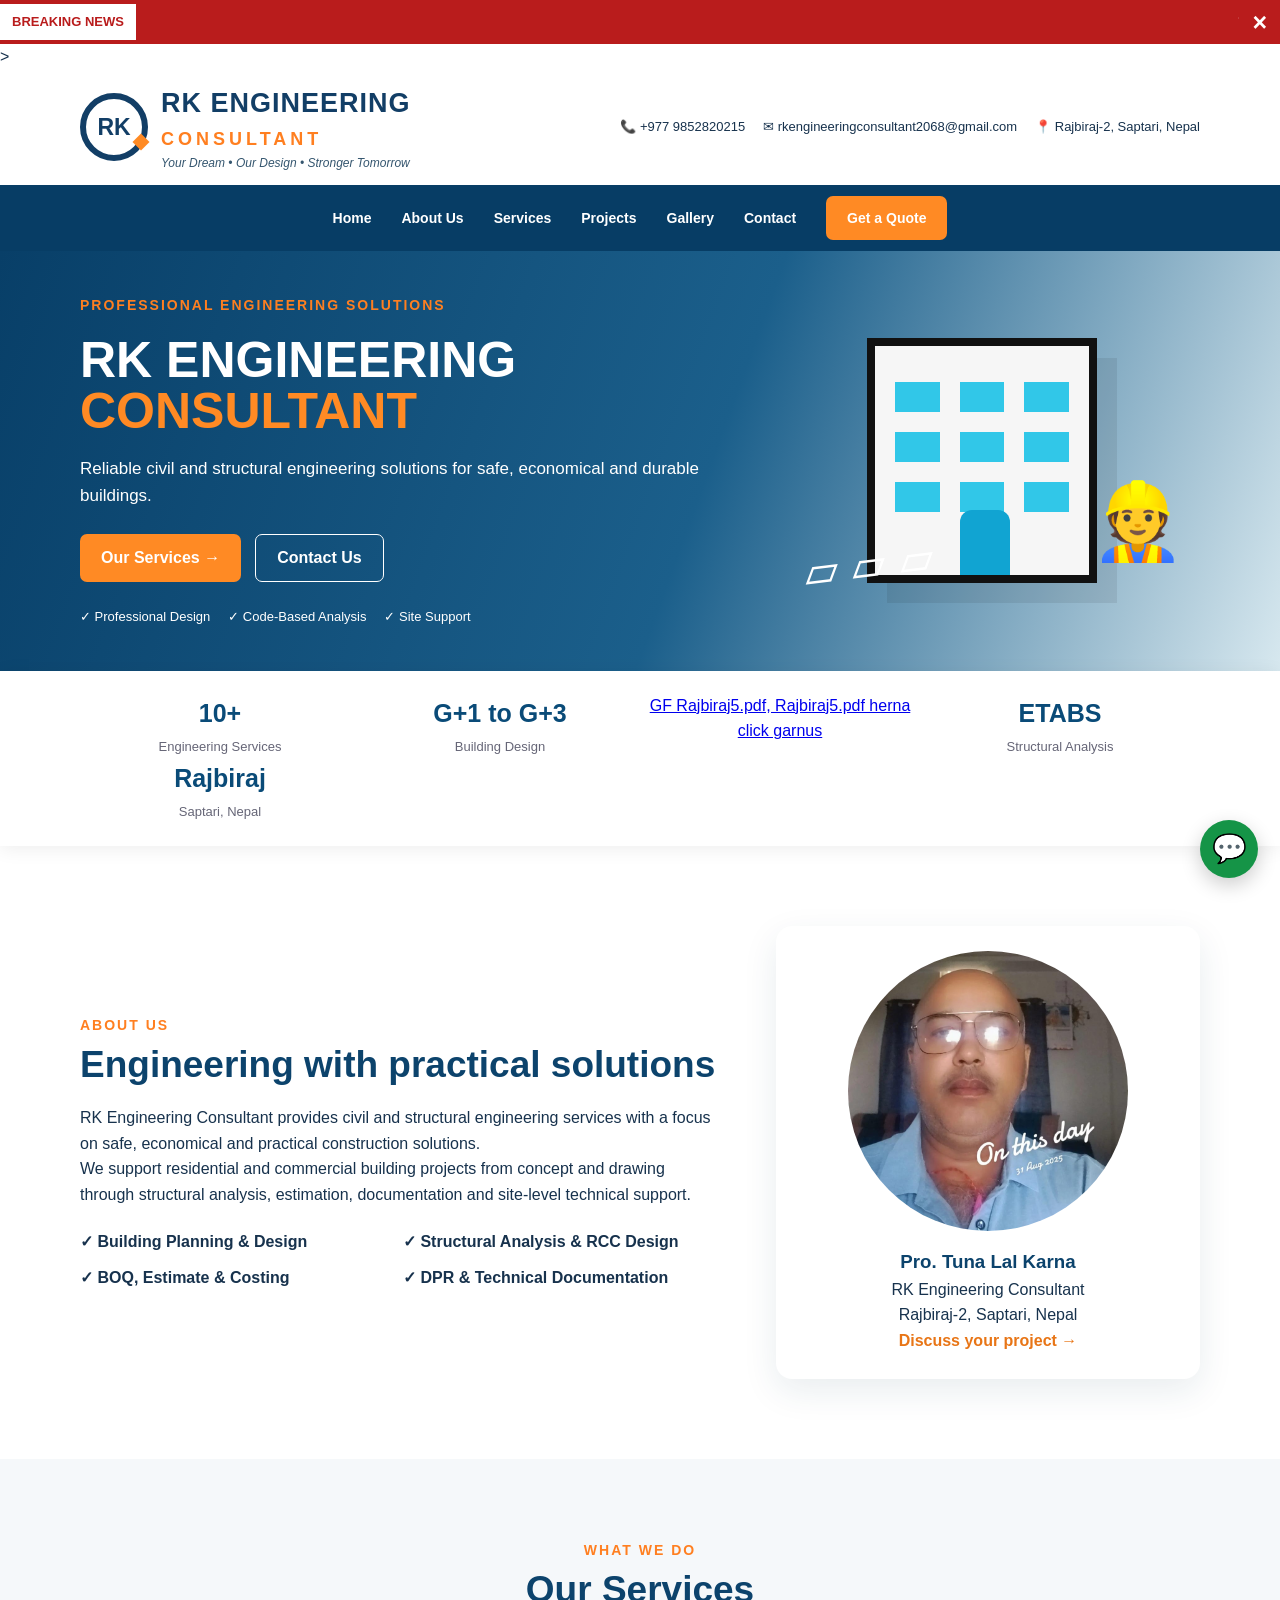
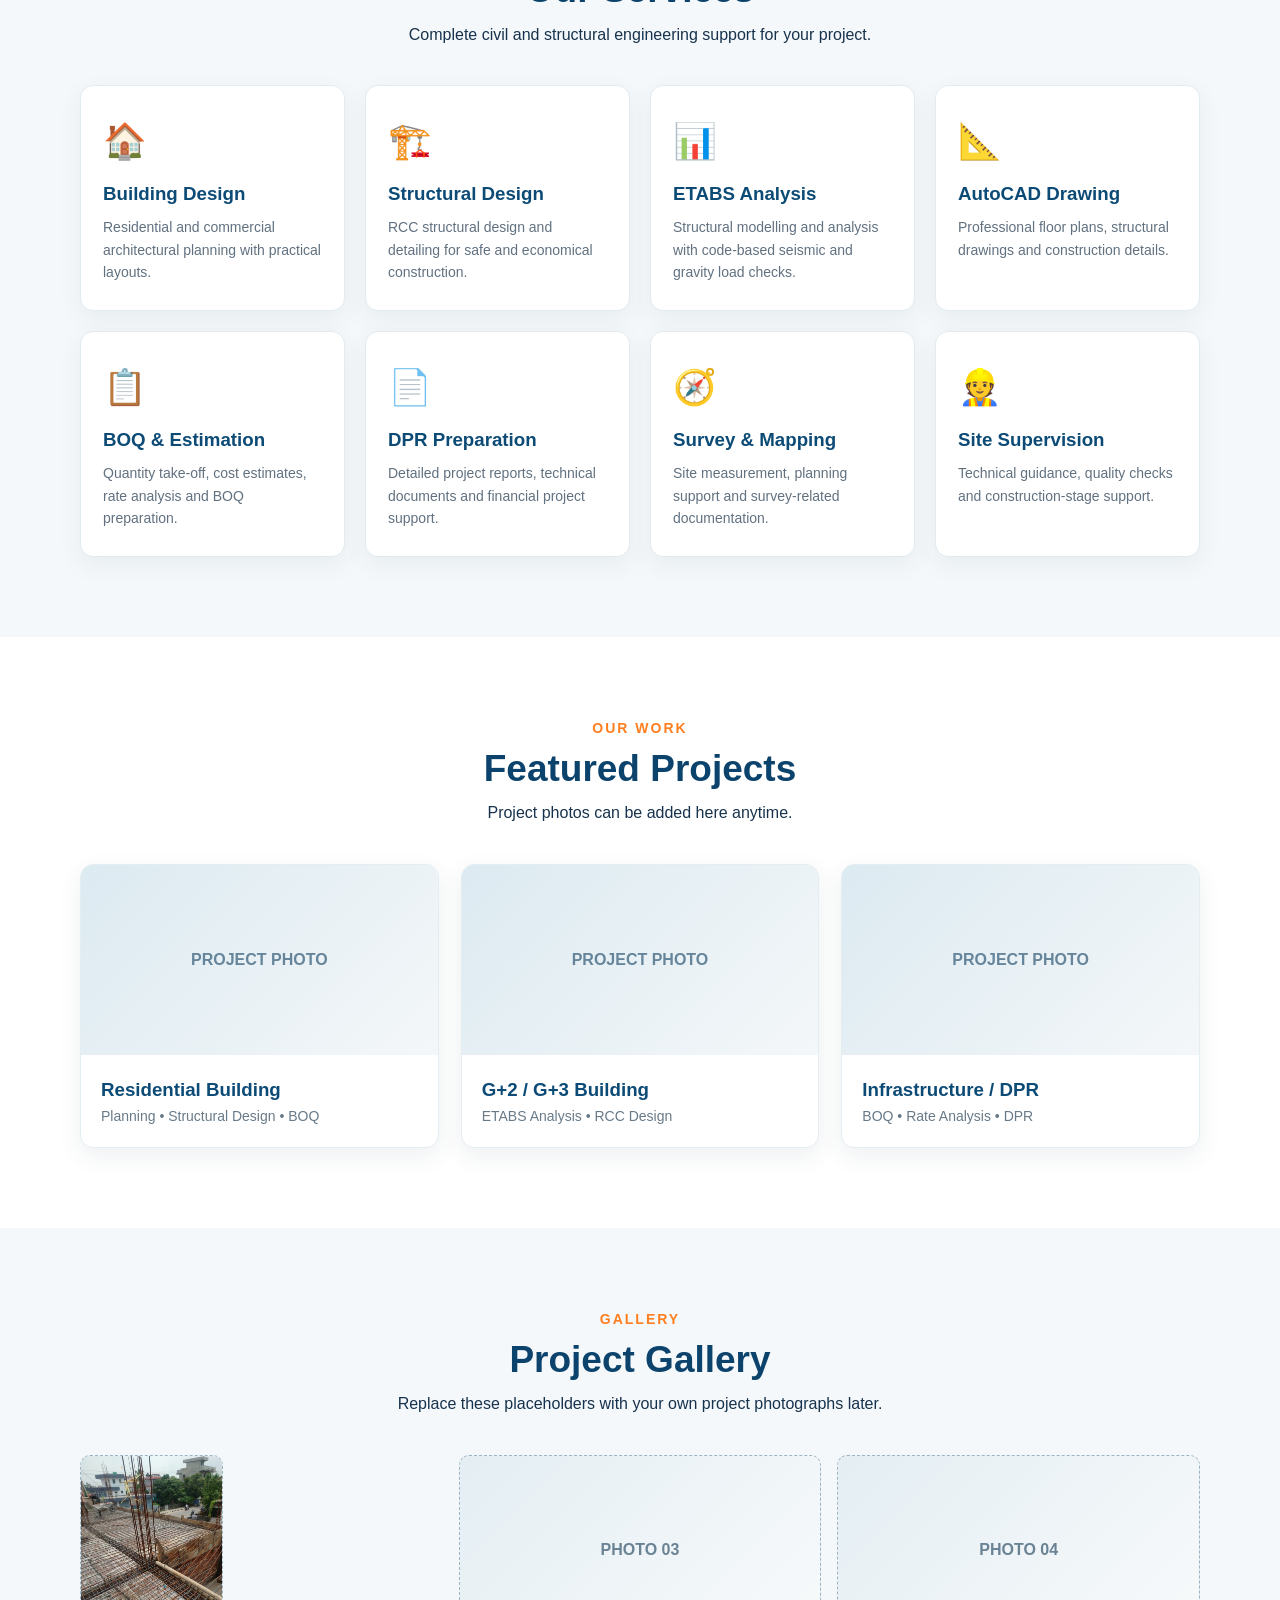
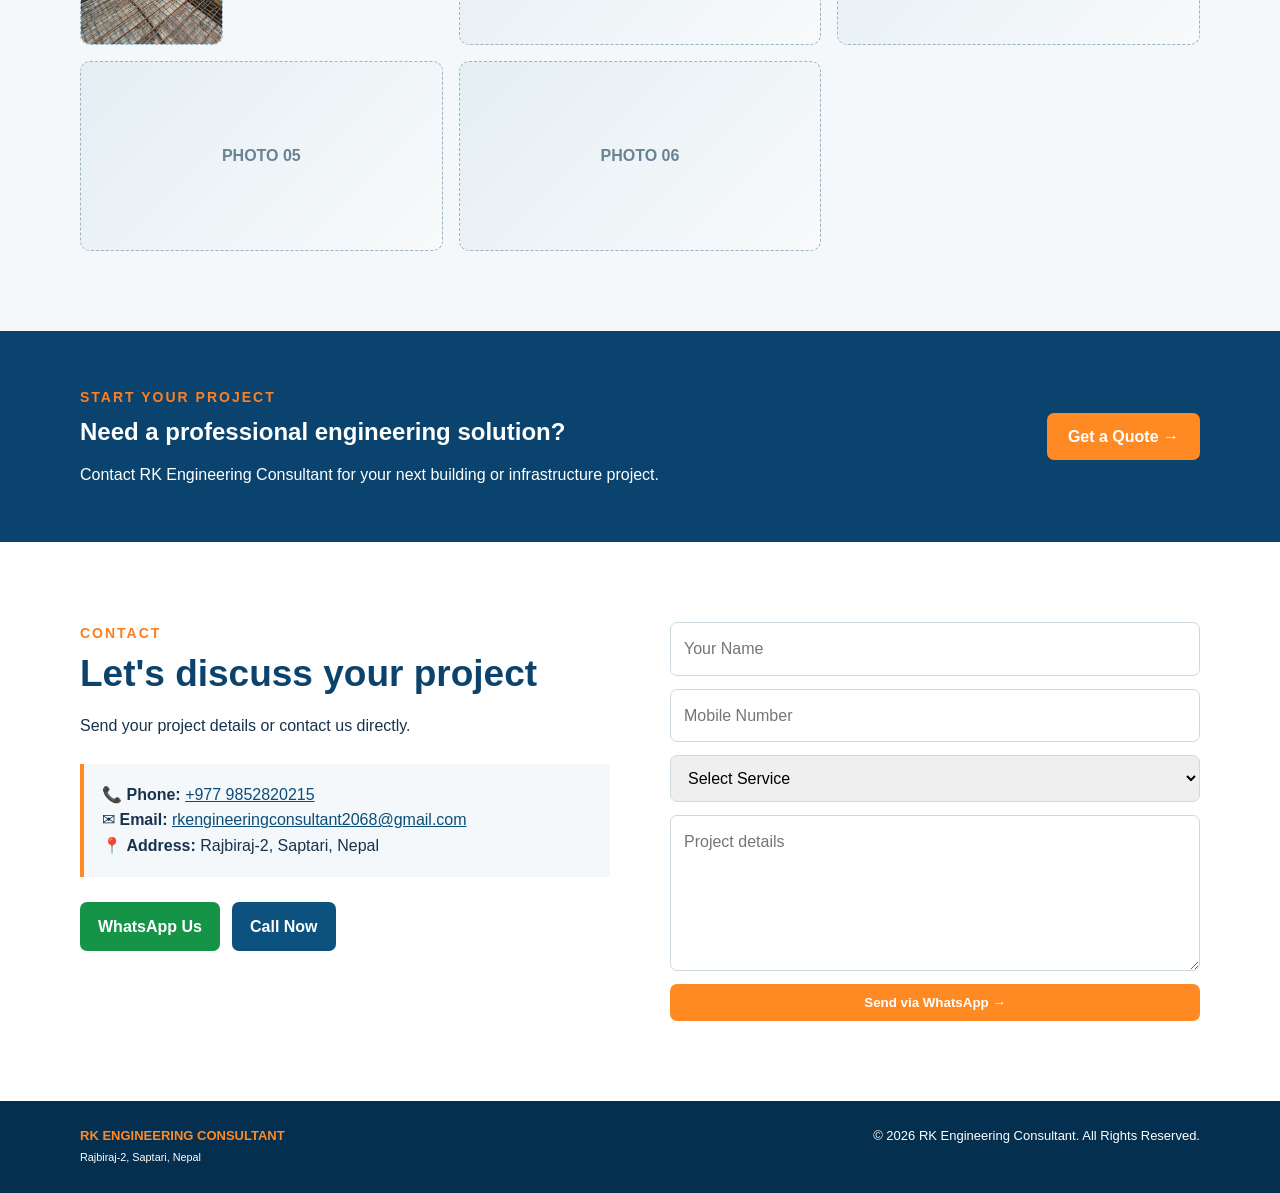
<file: index.html>
<!DOCTYPE html>
<html lang="en">
<head>
  <meta charset="UTF-8">
  <meta name="viewport" content="width=device-width, initial-scale=1.0">
  <meta name="description" content="RK Engineering Consultant Rajbiraj - Civil and Structural Engineering, Building Design, ETABS, AutoCAD, BOQ, DPR and Site Supervision.">
  <meta name="keywords" content="Civil Engineer Rajbiraj, Structural Consultant Saptari, ETABS Rajbiraj, Building Design Nepal, BOQ Estimate, DPR">
  <title>RK Engineering Consultant | Rajbiraj</title>
  <link rel="stylesheet" href="style.css">
</head>
<body>
  
<!-- RK Engineering Consultant - Breaking News Flash -->
<style>
  .rk-breaking-news {
    width: 100%;
    display: flex;
    align-items: center;
    background: #b91c1c;
    color: #ffffff;
    min-height: 44px;
    overflow: hidden;
    position: sticky;
    top: 0;
    z-index: 99999;
    font-family: Arial, sans-serif;
    box-sizing: border-box;
  }

  .rk-breaking-news * {
    box-sizing: border-box;
  }

  .rk-news-label {
    background: #ffffff;
    color: #b91c1c;
    font-size: 13px;
    font-weight: 800;
    padding: 8px 12px;
    white-space: nowrap;
    flex-shrink: 0;
  }

  .rk-news-track {
    flex: 1;
    min-width: 0;
    overflow: hidden;
  }

  .rk-news-text {
    display: inline-block;
    padding-left: 100%;
    white-space: nowrap;
    font-size: 15px;
    font-weight: 600;
    line-height: 44px;
    animation: rkNewsScroll 18s linear infinite;
  }

  .rk-breaking-news:hover .rk-news-text {
    animation-play-state: paused;
  }

  .rk-news-close {
    border: 0;
    background: transparent;
    color: #ffffff;
    font-size: 25px;
    font-weight: bold;
    padding: 5px 13px;
    cursor: pointer;
    flex-shrink: 0;
  }

  .rk-news-close:hover {
    background: #991b1b;
  }

  @keyframes rkNewsScroll {
    from { transform: translateX(0); }
    to   { transform: translateX(-100%); }
  }

  @media (max-width: 480px) {
    .rk-news-label {
      font-size: 10px;
      padding: 8px 6px;
    }

    .rk-news-text {
      font-size: 13px;
      animation-duration: 15s;
    }

    .rk-news-close {
      padding: 5px 8px;
    }
  }

  @media (prefers-reduced-motion: reduce) {
    .rk-news-text {
      animation: none;
      padding-left: 10px;
      white-space: normal;
      line-height: 1.5;
    }
  }
</style>

<div class="rk-breaking-news" id="rkBreakingNews"
     role="region" aria-label="महत्त्वपूर्ण सूचना">

  <span class="rk-news-label">BREAKING NEWS</span>

  <div class="rk-news-track">
    <div class="rk-news-text">
      स्वागत छ.....घरको नक्सा, Structural Design तथा Estimate सेवाका लागि सम्पर्क गर्नुहोस्।
    </div>
  </div>

  <button class="rk-news-close"
          type="button"
          aria-label="सूचना बन्द गर्नुहोस्"
          onclick="document.getElementById('rkBreakingNews').remove()">
    &times;
  </button>
</div>
<!-- End RK Breaking News -->


</style>


</body>
>

<header class="top-header">
  <div class="container header-inner">
    <a class="brand" href="#home">
      <div class="logo-circle">RK</div>
      <div>
        <div class="brand-name">RK ENGINEERING</div>
        <div class="brand-sub">CONSULTANT</div>
        <div class="tagline">Your Dream • Our Design • Stronger Tomorrow</div>
      </div>
    </a>
    <div class="contact-mini">
      <span>📞 +977 9852820215</span>
      <span>✉ rkengineeringconsultant2068@gmail.com</span>
      <span>📍 Rajbiraj-2, Saptari, Nepal</span>
    </div>
  </div>
</header>

<nav class="navbar">
  <div class="container nav-inner">
    <a href="#home">Home</a>
    <a href="#about">About Us</a>
    <a href="#services">Services</a>
    <a href="#projects">Projects</a>
    <a href="#gallery">Gallery</a>
    <a href="#contact">Contact</a>
    <a class="quote-btn" href="#contact">Get a Quote</a>
  </div>
</nav>

<main>
<section id="home" class="hero">
  <div class="container hero-grid">
    <div class="hero-copy">
      <p class="eyebrow">PROFESSIONAL ENGINEERING SOLUTIONS</p>
      <h1>RK ENGINEERING<br><span>CONSULTANT</span></h1>
      <p class="hero-text">Reliable civil and structural engineering solutions for safe, economical and durable buildings.</p>
      <div class="hero-buttons">
        <a class="btn primary" href="#services">Our Services →</a>
        <a class="btn outline" href="#contact">Contact Us</a>
      </div>
      <div class="hero-points">
        <span>✓ Professional Design</span>
        <span>✓ Code-Based Analysis</span>
        <span>✓ Site Support</span>
      </div>
    </div>
    <div class="hero-visual">
      <div class="building">
        <div class="roof"></div>
        <div class="windows">
          <i></i><i></i><i></i><i></i><i></i><i></i><i></i><i></i><i></i>
        </div>
        <div class="door"></div>
      </div>
      <div class="helmet">👷</div>
      <div class="blueprint">▱ ▱ ▱</div>
    </div>
  </div>
</section>

<section class="stats">
  <div class="container stats-grid">
    <div><strong>10+</strong><span>Engineering Services</span></div>
    <div><strong>G+1 to G+3</strong><span>Building Design</span></div>
    <a href="files/GF Rajbiraj5.pdf, Rajbiraj5.pdf" target="_blank">GF Rajbiraj5.pdf, Rajbiraj5.pdf herna click garnus</a>
    <div><strong>ETABS</strong><span>Structural Analysis</span></div>
    <div><strong>Rajbiraj</strong><span>Saptari, Nepal</span></div>
  </div>
</section>

<section id="about" class="section">
  <div class="container two-col">
    <div>
      <p class="section-kicker">ABOUT US</p>
      <h2>Engineering with practical solutions</h2>
      <p>RK Engineering Consultant provides civil and structural engineering services with a focus on safe, economical and practical construction solutions.</p>
      <p>We support residential and commercial building projects from concept and drawing through structural analysis, estimation, documentation and site-level technical support.</p>
      <div class="feature-list">
        <div>✓ Building Planning & Design</div>
        <div>✓ Structural Analysis & RCC Design</div>
        <div>✓ BOQ, Estimate & Costing</div>
        <div>✓ DPR & Technical Documentation</div>
      </div>
    </div>
    <div class="profile-card">
      <img src="proprietor.jpg" alt="Pro. Tuna Lal Karna" class="profile-photo">
      <h3>Pro. Tuna Lal Karna</h3>
      <p>RK Engineering Consultant<br>Rajbiraj-2, Saptari, Nepal</p>
      <a href="#contact" class="text-link">Discuss your project →</a>
    </div>
  </div>
</section>

<section id="services" class="section light">
  <div class="container">
    <div class="section-heading">
      <p class="section-kicker">WHAT WE DO</p>
      <h2>Our Services</h2>
      <p>Complete civil and structural engineering support for your project.</p>
    </div>
    <div class="cards">
      <article class="card"><div class="icon">🏠</div><h3>Building Design</h3><p>Residential and commercial architectural planning with practical layouts.</p></article>
      <article class="card"><div class="icon">🏗️</div><h3>Structural Design</h3><p>RCC structural design and detailing for safe and economical construction.</p></article>
      <article class="card"><div class="icon">📊</div><h3>ETABS Analysis</h3><p>Structural modelling and analysis with code-based seismic and gravity load checks.</p></article>
      <article class="card"><div class="icon">📐</div><h3>AutoCAD Drawing</h3><p>Professional floor plans, structural drawings and construction details.</p></article>
      <article class="card"><div class="icon">📋</div><h3>BOQ & Estimation</h3><p>Quantity take-off, cost estimates, rate analysis and BOQ preparation.</p></article>
      <article class="card"><div class="icon">📄</div><h3>DPR Preparation</h3><p>Detailed project reports, technical documents and financial project support.</p></article>
      <article class="card"><div class="icon">🧭</div><h3>Survey & Mapping</h3><p>Site measurement, planning support and survey-related documentation.</p></article>
      <article class="card"><div class="icon">👷</div><h3>Site Supervision</h3><p>Technical guidance, quality checks and construction-stage support.</p></article>
    </div>
  </div>
</section>

<section id="projects" class="section">
  <div class="container">
    <div class="section-heading">
      <p class="section-kicker">OUR WORK</p>
      <h2>Featured Projects</h2>
      <p>Project photos can be added here anytime.</p>
    </div>
    <div class="project-grid">
      <div class="project-card"><div class="project-placeholder">PROJECT PHOTO</div><div><h3>Residential Building</h3><p>Planning • Structural Design • BOQ</p></div></div>
      <div class="project-card"><div class="project-placeholder">PROJECT PHOTO</div><div><h3>G+2 / G+3 Building</h3><p>ETABS Analysis • RCC Design</p></div></div>
      <div class="project-card"><div class="project-placeholder">PROJECT PHOTO</div><div><h3>Infrastructure / DPR</h3><p>BOQ • Rate Analysis • DPR</p></div></div>
    </div>
  </div>
</section>

<section id="gallery" class="section light">
  <div class="container">
    <div class="section-heading">
      <p class="section-kicker">GALLERY</p>
      <h2>Project Gallery</h2>
      <p>Replace these placeholders with your own project photographs later.</p>
    </div>
    <div class="gallery-grid">
      <img src="WhatsApp Image 2026-10-08 at 21.09.27.jpeg" alt="Project 1" class="gallery-item">
      <div class="gallery-item">PHOTO 03</div><div class="gallery-item">PHOTO 04</div>
      <div class="gallery-item">PHOTO 05</div><div class="gallery-item">PHOTO 06</div>
    </div>
  </div>
</section>

<section class="cta">
  <div class="container cta-inner">
    <div><p class="section-kicker">START YOUR PROJECT</p><h2>Need a professional engineering solution?</h2><p>Contact RK Engineering Consultant for your next building or infrastructure project.</p></div>
    <a class="btn primary" href="#contact">Get a Quote →</a>
  </div>
</section>

<section id="contact" class="section">
  <div class="container contact-grid">
    <div>
      <p class="section-kicker">CONTACT</p>
      <h2>Let's discuss your project</h2>
      <p>Send your project details or contact us directly.</p>
      <div class="contact-box">
        <p>📞 <strong>Phone:</strong> <a href="tel:+9779852820215">+977 9852820215</a></p>
        <p>✉ <strong>Email:</strong> <a href="mailto:rkengineeringconsultant2068@gmail.com">rkengineeringconsultant2068@gmail.com</a></p>
        <p>📍 <strong>Address:</strong> Rajbiraj-2, Saptari, Nepal</p>
      </div>
      <div class="social-buttons">
        <a class="whatsapp" href="https://wa.me/9779852820215" target="_blank">WhatsApp Us</a>
        <a class="call" href="tel:+9779852820215">Call Now</a>
      </div>
    </div>
    <form class="contact-form" onsubmit="sendWhatsApp(event)">
      <input id="name" type="text" placeholder="Your Name" required>
      <input id="phone" type="tel" placeholder="Mobile Number" required>
      <select id="service" required>
        <option value="">Select Service</option>
        <option>Building Design</option><option>Structural Design</option><option>ETABS Analysis</option>
        <option>AutoCAD Drawing</option><option>BOQ & Estimation</option><option>DPR Preparation</option>
        <option>Site Supervision</option>
      </select>
      <textarea id="message" rows="5" placeholder="Project details"></textarea>
      <button class="btn primary" type="submit">Send via WhatsApp →</button>
    </form>
  </div>
</section>
</main>

<a class="floating-wa" href="https://wa.me/9779852820215" target="_blank" aria-label="WhatsApp">💬</a>

<footer>
  <div class="container footer-inner">
    <div><strong>RK ENGINEERING CONSULTANT</strong><br><small>Rajbiraj-2, Saptari, Nepal</small></div>
    <div>© <span id="year"></span> RK Engineering Consultant. All Rights Reserved.</div>
  </div>
</footer> </body>
</html>

<script src="script.js"></script>
</body>
</html>
</file>
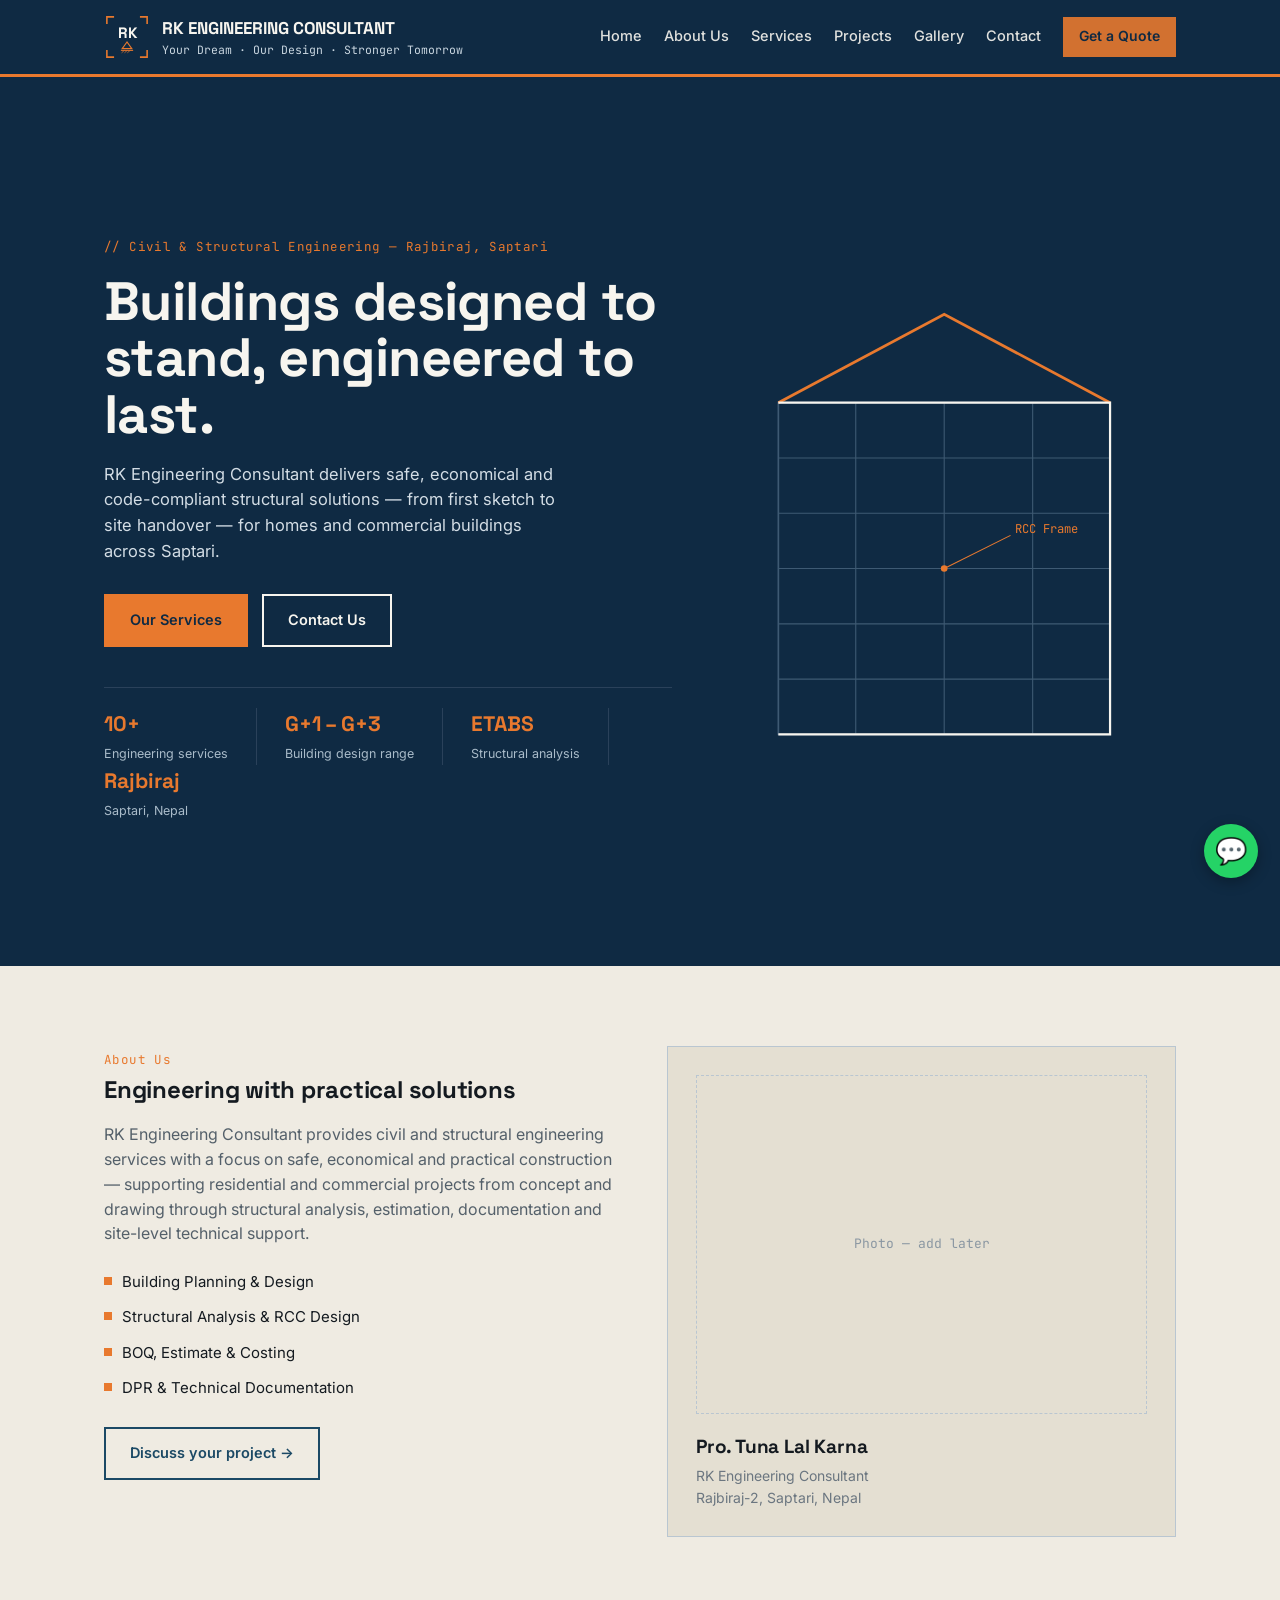
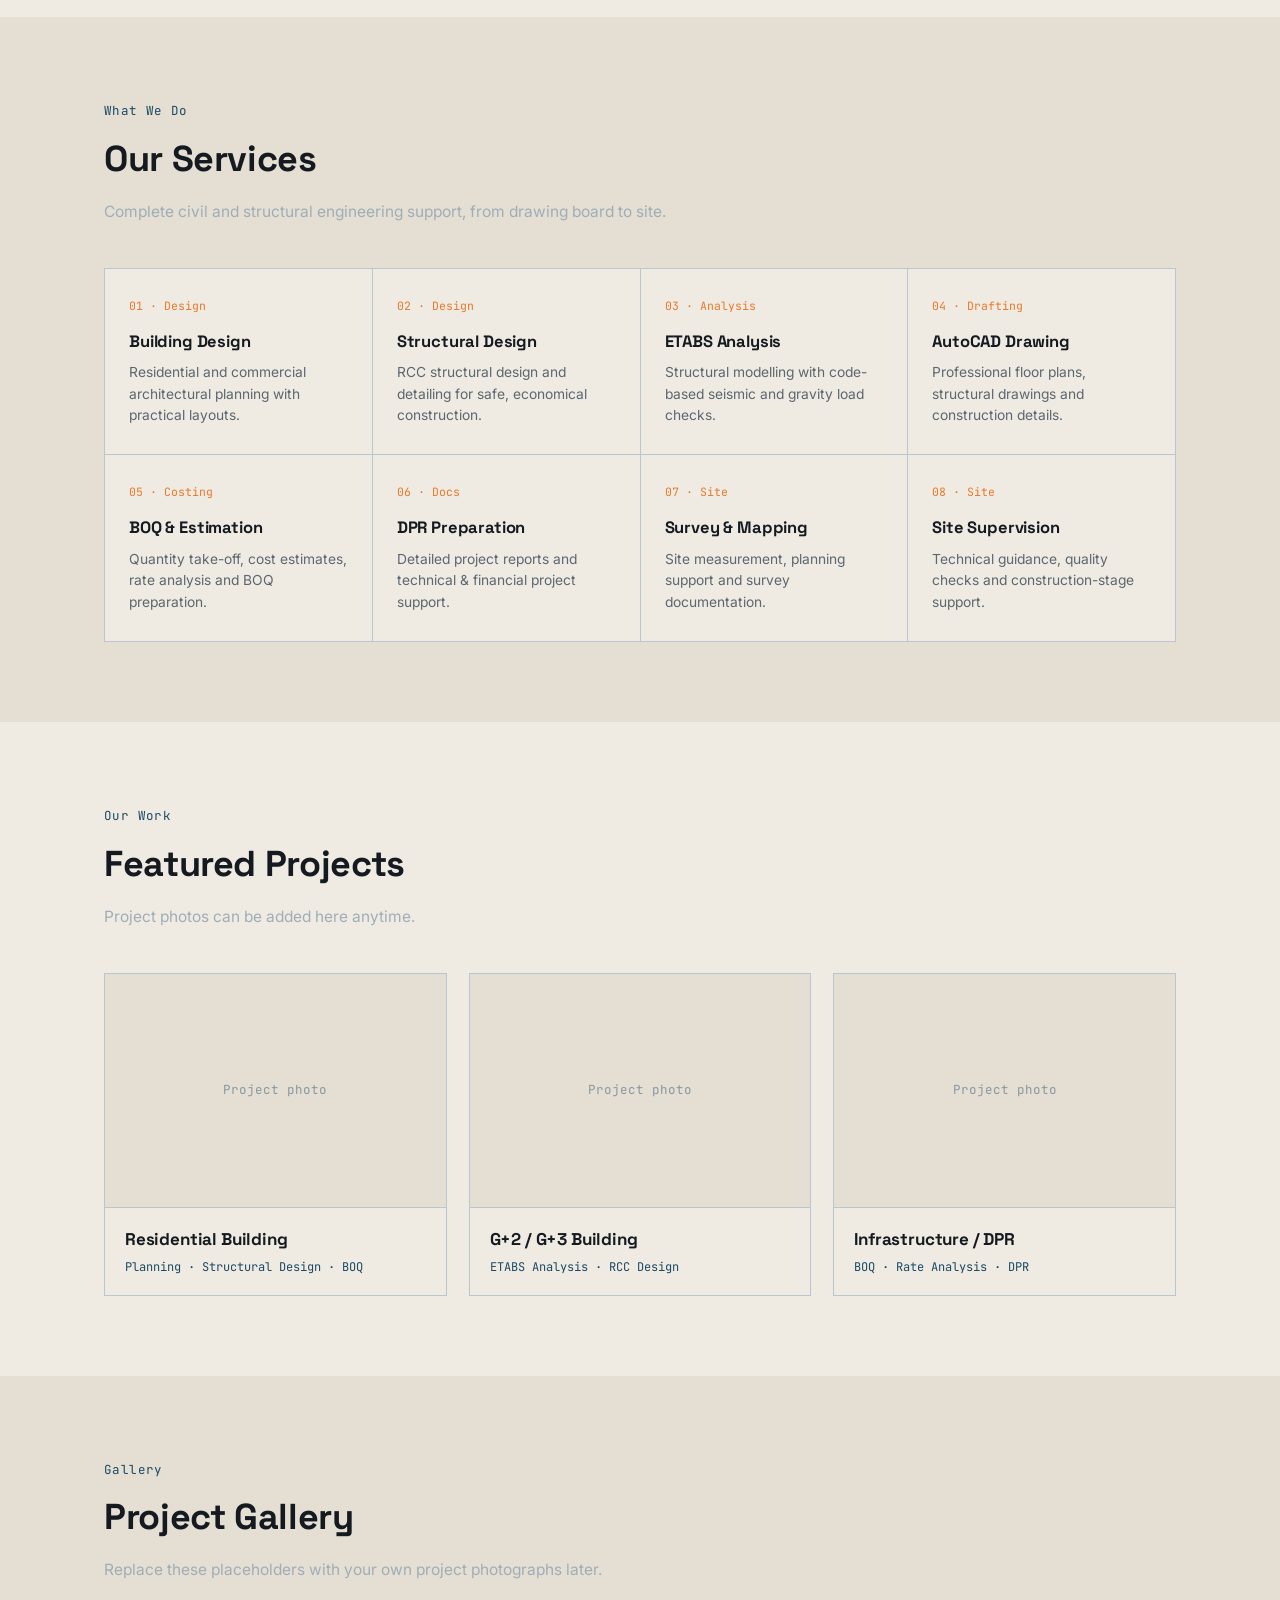
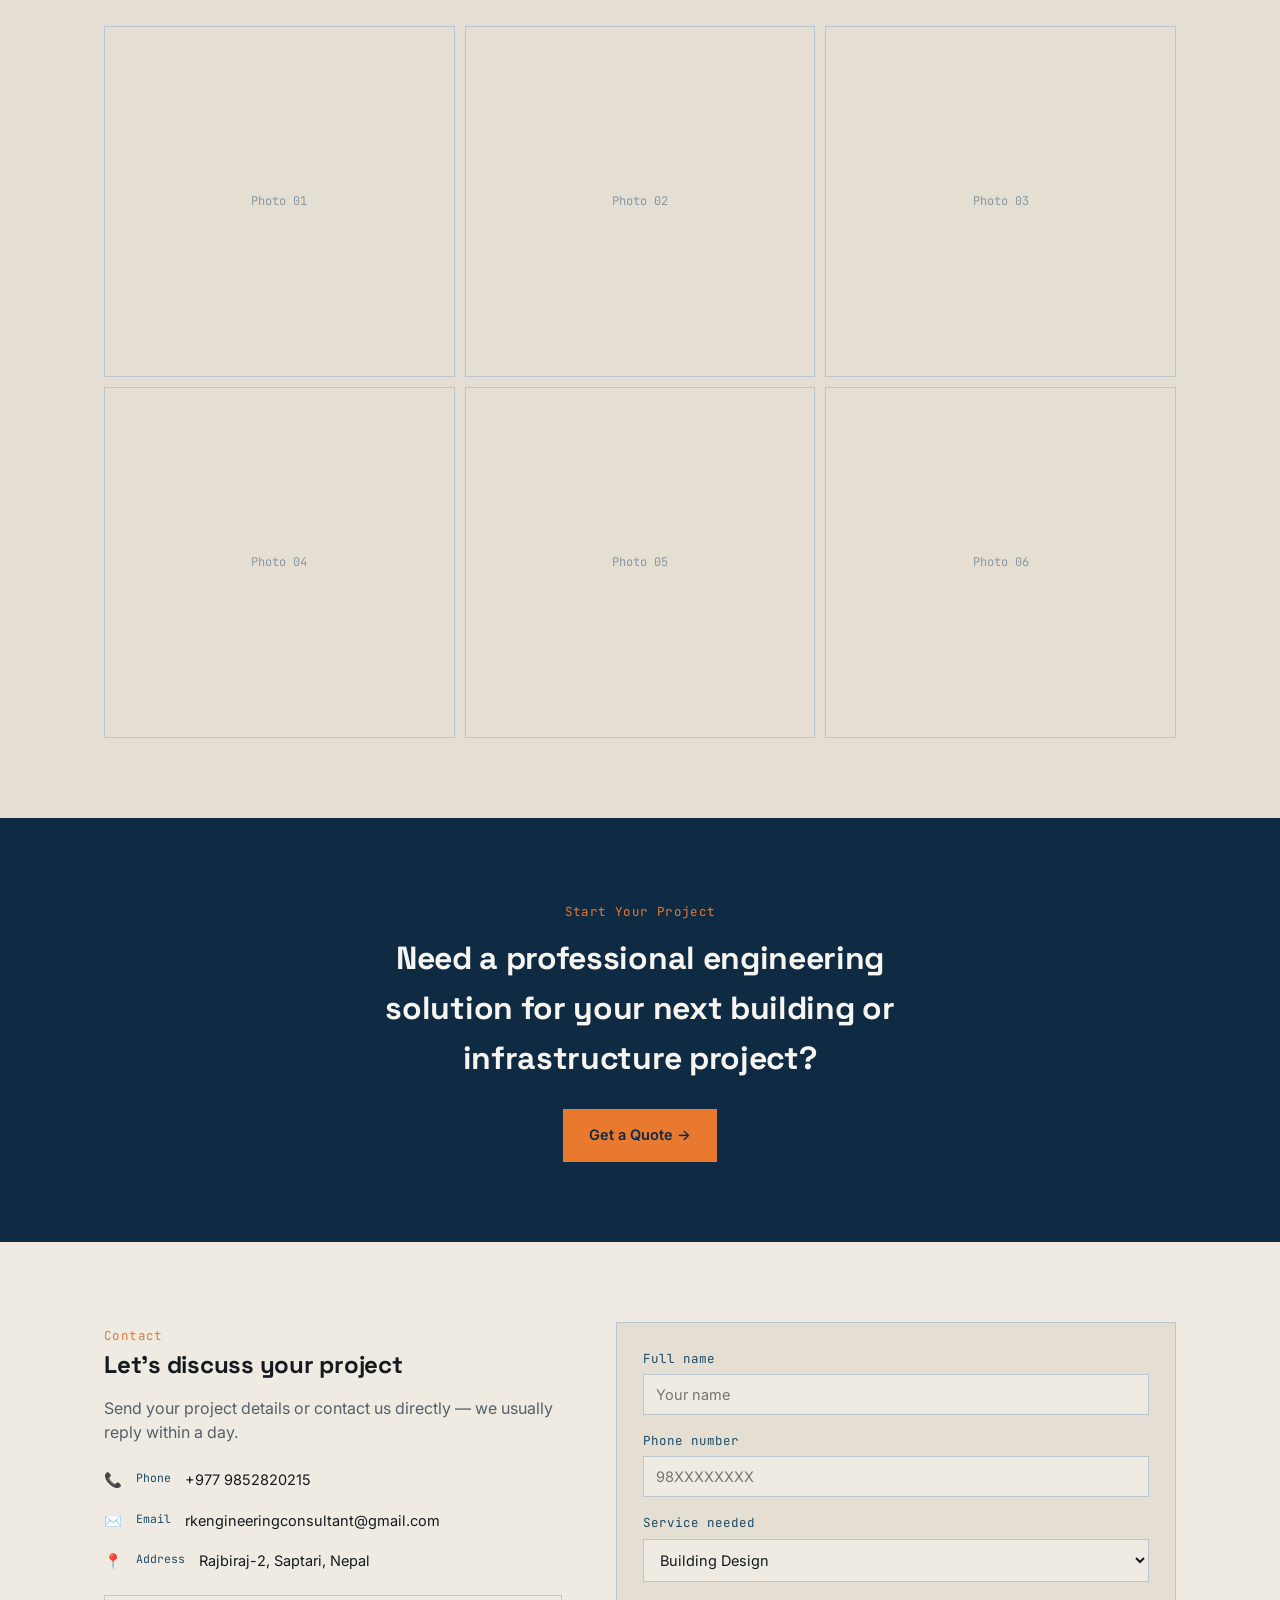
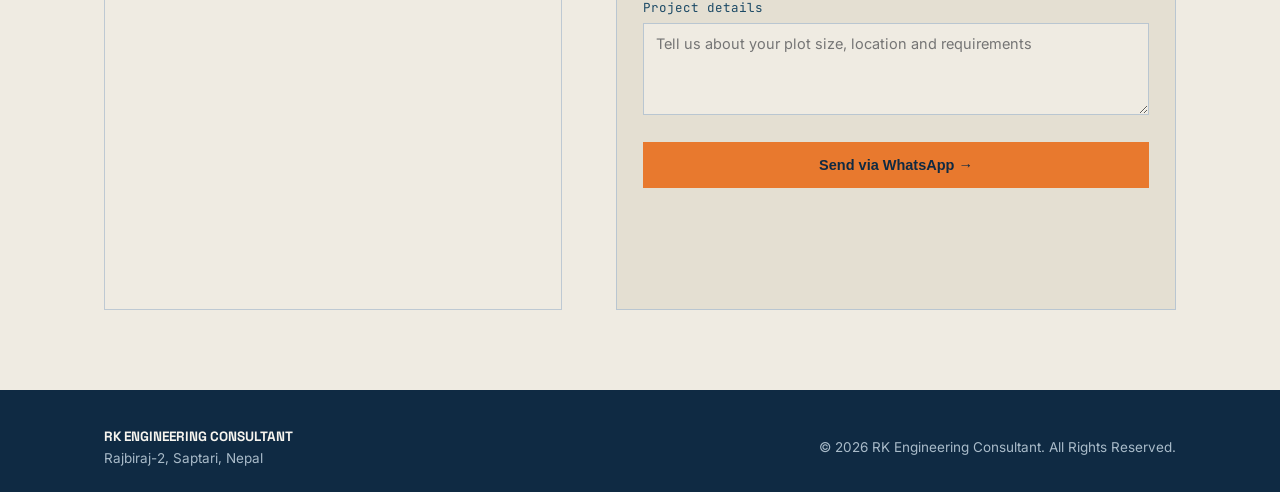
<file: rk-engineering (1).html>
<!DOCTYPE html>
<html lang="en">
<head>
<meta charset="UTF-8">
<meta name="viewport" content="width=device-width, initial-scale=1, viewport-fit=cover">
<title>RK Engineering Consultant | Rajbiraj, Saptari</title>
<meta name="description" content="RK Engineering Consultant, Rajbiraj — civil & structural engineering, building design, ETABS analysis, BOQ, DPR and site supervision.">
<link rel="preconnect" href="https://fonts.googleapis.com">
<link rel="preconnect" href="https://fonts.gstatic.com" crossorigin>
<link href="https://fonts.googleapis.com/css2?family=Space+Grotesk:wght@400;500;600;700&family=Inter:wght@400;500;600&family=JetBrains+Mono:wght@400;500&display=swap" rel="stylesheet">
<link rel="icon" type="image/svg+xml" href="data:image/svg+xml,%3Csvg xmlns='http://www.w3.org/2000/svg' viewBox='0 0 64 64'%3E%3Crect width='64' height='64' fill='%230F2A43'/%3E%3Cpath d='M4 14 V4 H14' stroke='%23E8792E' stroke-width='3' fill='none'/%3E%3Cpath d='M50 4 H60 V14' stroke='%23E8792E' stroke-width='3' fill='none'/%3E%3Cpath d='M60 50 V60 H50' stroke='%23E8792E' stroke-width='3' fill='none'/%3E%3Cpath d='M14 60 H4 V50' stroke='%23E8792E' stroke-width='3' fill='none'/%3E%3Ctext x='32' y='33' text-anchor='middle' font-family='Arial' font-weight='700' font-size='21' fill='%23F7F5EF'%3ERK%3C/text%3E%3Cpath d='M32 39 L25.5 48 H38.5 Z' fill='none' stroke='%23E8792E' stroke-width='2'/%3E%3Cline x1='23.5' y1='50.5' x2='40.5' y2='50.5' stroke='%23E8792E' stroke-width='2'/%3E%3C/svg%3E">
<style>
:root{
  --navy:#0F2A43; --steel:#1B4965; --line:#B9C6D1;
  --paper:#EFEBE2; --paper2:#E4DFD2; --ink:#141A20;
  --orange:#E8792E; --white:#F7F5EF;
  --font-head:'Space Grotesk',sans-serif; --font-body:'Inter',sans-serif; --font-mono:'JetBrains Mono',monospace;
  box-sizing:border-box;
  padding-top:env(safe-area-inset-top,0px); padding-bottom:env(safe-area-inset-bottom,0px);
}
@media (prefers-color-scheme: dark){
  :root:not([data-theme="light"]){ --paper:#0F1418; --paper2:#141B21; --ink:#EDEAE2; --line:#33424D; --white:#EDEAE2; }
}
*{box-sizing:border-box;margin:0;padding:0;}
html{scroll-behavior:smooth; scroll-padding-top:env(safe-area-inset-top,0px);}
body{font-family:var(--font-body);color:var(--ink);background:var(--paper);line-height:1.55; overflow-x:hidden;}
img,svg{max-width:100%;}
h1,h2,h3{font-family:var(--font-head);letter-spacing:-0.01em;}
a{color:inherit;text-decoration:none;}
.wrap{max-width:1120px;margin:0 auto;padding:0 24px;}
.blueprint-bg{
  background-image:linear-gradient(var(--line) 1px, transparent 1px),linear-gradient(90deg,var(--line) 1px, transparent 1px);
  background-size:40px 40px; background-position:-1px -1px; opacity:.35;
  position:absolute; inset:0; pointer-events:none;
}
/* header */
header{position:sticky; top:env(safe-area-inset-top,0px); z-index:50; background:var(--navy); color:var(--white); border-bottom:3px solid var(--orange);}
.topbar{display:flex; justify-content:space-between; align-items:center; padding:14px 24px; max-width:1120px; margin:0 auto; flex-wrap:wrap; gap:10px;}
.brand{display:flex; align-items:center; gap:12px;}
.brand-mark{width:46px;height:46px;flex-shrink:0;}
.brand-mark svg{width:100%;height:100%;display:block;}
.brand-text b{display:block;font-family:var(--font-head);font-size:17px;font-weight:700;}
.brand-text span{display:block;font-size:11.5px;font-family:var(--font-mono);color:#C9D6E0;}
nav{display:flex; gap:22px; align-items:center;}
nav a{font-size:14.5px; font-weight:500; opacity:.9; padding:4px 0; border-bottom:2px solid transparent;}
nav a:hover, nav a:focus-visible{opacity:1; border-color:var(--orange); outline:none;}
.nav-cta{background:var(--orange); color:var(--navy); padding:8px 16px; font-weight:600; font-size:14px;}
.nav-toggle{display:none;background:none;border:1px solid var(--white);color:var(--white);padding:7px 10px;font-size:15px;}
@media(max-width:860px){
  nav{position:absolute; top:100%; left:0; right:0; background:var(--navy); flex-direction:column; align-items:flex-start; padding:6px 24px 18px; gap:14px; display:none;}
  nav.open{display:flex;}
  .nav-cta{margin-top:4px;}
  .nav-toggle{display:block;}
}
/* hero */
.hero{position:relative; background:var(--navy); color:var(--white); overflow:hidden;}
.hero .wrap{position:relative; display:grid; grid-template-columns:1.1fr .9fr; gap:40px; align-items:center; padding:76px 24px 64px;}
@media(max-width:860px){.hero .wrap{grid-template-columns:1fr;}}
.eyebrow{font-family:var(--font-mono); font-size:12.5px; color:var(--orange); letter-spacing:.03em;}
.hero h1{font-size:clamp(34px,5.4vw,54px); font-weight:700; line-height:1.05; margin:16px 0 18px;}
.hero p{font-size:16.5px; color:#D3DDE5; max-width:46ch;}
.hero .actions{display:flex; gap:14px; margin-top:30px; flex-wrap:wrap;}
.btn{display:inline-block; padding:13px 24px; font-weight:600; font-size:14.5px; border:2px solid var(--orange);}
.btn-solid{background:var(--orange); color:var(--navy);}
.btn-outline{background:transparent; color:var(--white); border-color:var(--white);}
.btn-outline:hover{border-color:var(--orange); color:var(--orange);}
.btn-solid:hover{background:transparent; color:var(--orange);}
.stat-strip{display:flex; gap:0; margin-top:40px; border-top:1px solid #2A415A; padding-top:20px; flex-wrap:wrap;}
.stat{padding-right:28px; margin-right:28px; border-right:1px solid #2A415A;}
.stat:last-child{border-right:none;}
.stat b{display:block; font-family:var(--font-head); font-size:21px; color:var(--orange);}
.stat span{font-size:12.5px; color:#A9BBC9;}
.blueprint-art{position:relative;}
.blueprint-art svg{width:100%; height:auto;}
.draw-line{stroke-dasharray:900; stroke-dashoffset:900; animation:draw 2.6s ease forwards .3s;}
@media (prefers-reduced-motion: reduce){ .draw-line{animation:none; stroke-dashoffset:0;} }
@keyframes draw{to{stroke-dashoffset:0;}}

/* section basics */
section{padding:80px 0; position:relative;}
.section-head{max-width:640px; margin-bottom:44px;}
.section-head .eyebrow{color:var(--steel);}
.section-head h2{font-size:clamp(26px,3.4vw,36px); margin-top:10px;}
.section-head p{color:#54606A; margin-top:12px; font-size:15.5px;}
[data-theme="dark"] .section-head p, :root:not([data-theme="light"]) .section-head p{color:#9FADB8;}
@media (prefers-color-scheme: dark){ :root:not([data-theme="light"]) .section-head p{color:#9FADB8;} }

/* about */
.about-grid{display:grid; grid-template-columns:1fr 1fr; gap:54px; align-items:start;}
@media(max-width:860px){.about-grid{grid-template-columns:1fr;}}
.checklist{list-style:none; margin-top:24px; display:grid; gap:12px;}
.checklist li{display:flex; gap:10px; font-size:15px;}
.checklist li::before{content:"";width:8px;height:8px;background:var(--orange);margin-top:7px;flex-shrink:0;}
.profile-card{border:1px solid var(--line); padding:28px; background:var(--paper2);}
.profile-photo{aspect-ratio:4/3; border:1px dashed var(--line); display:flex; align-items:center; justify-content:center; font-family:var(--font-mono); font-size:13px; color:#8A97A2; margin-bottom:18px;}
.profile-card h3{font-size:19px;}
.profile-card p{font-size:14px; color:#6B7680; margin-top:4px;}

/* services */
.svc-grid{display:grid; grid-template-columns:repeat(4,1fr); gap:1px; background:var(--line); border:1px solid var(--line);}
@media(max-width:860px){.svc-grid{grid-template-columns:repeat(2,1fr);}}
@media(max-width:520px){.svc-grid{grid-template-columns:1fr;}}
.svc-card{background:var(--paper); padding:28px 24px; transition:background .2s;}
.svc-card:hover{background:var(--paper2);}
.svc-tag{font-family:var(--font-mono); font-size:11.5px; color:var(--orange); display:block; margin-bottom:14px;}
.svc-card h3{font-size:16.5px; margin-bottom:8px;}
.svc-card p{font-size:13.8px; color:#5C6770;}

/* projects */
.proj-grid{display:grid; grid-template-columns:repeat(3,1fr); gap:22px;}
@media(max-width:860px){.proj-grid{grid-template-columns:1fr;}}
.proj-card{border:1px solid var(--line);}
.proj-photo{aspect-ratio:16/11; background:var(--paper2); display:flex; align-items:center; justify-content:center; font-family:var(--font-mono); font-size:12.5px; color:#8A97A2; border-bottom:1px solid var(--line);}
.proj-body{padding:18px 20px;}
.proj-body h3{font-size:17px;}
.proj-body span{font-family:var(--font-mono); font-size:12px; color:var(--steel); display:block; margin-top:6px;}

/* gallery */
.gal-grid{display:grid; grid-template-columns:repeat(3,1fr); gap:10px;}
@media(max-width:640px){.gal-grid{grid-template-columns:repeat(2,1fr);}}
.gal-item{aspect-ratio:1; background:var(--paper2); border:1px solid var(--line); display:flex; align-items:center; justify-content:center; font-family:var(--font-mono); font-size:12px; color:#8A97A2; cursor:pointer;}
.gal-item:hover{background:var(--navy); color:var(--orange);}

/* cta band */
.cta-band{background:var(--navy); color:var(--white); text-align:center;}
.cta-band h2{font-size:clamp(24px,3.4vw,32px); max-width:620px; margin:0 auto 26px;}
.cta-band .eyebrow{color:var(--orange);}

/* contact */
.contact-grid{display:grid; grid-template-columns:.9fr 1.1fr; gap:54px;}
@media(max-width:860px){.contact-grid{grid-template-columns:1fr;}}
.contact-list{display:grid; gap:18px; margin-top:24px;}
.contact-list a, .contact-list div{display:flex; gap:14px; align-items:flex-start; font-size:14.5px;}
.contact-list .k{font-family:var(--font-mono); font-size:11.5px; color:var(--steel); display:block;}
.form-box{border:1px solid var(--line); padding:26px; background:var(--paper2);}
.field{margin-bottom:16px;}
.field label{display:block; font-size:12.5px; font-family:var(--font-mono); color:var(--steel); margin-bottom:6px;}
.field input, .field select, .field textarea{
  width:100%; padding:11px 12px; border:1px solid var(--line); background:var(--paper); color:var(--ink); font-family:var(--font-body); font-size:14.5px;
}
.field input:focus, .field select:focus, .field textarea:focus{outline:2px solid var(--orange); outline-offset:1px;}
.form-box .btn{width:100%; text-align:center; margin-top:4px; cursor:pointer;}
.map-box{border:1px solid var(--line); margin-top:22px; aspect-ratio:16/11; overflow:hidden; filter:grayscale(.15) contrast(1.05);}
.map-box iframe{width:100%; height:100%; border:0; display:block;}

footer{background:var(--navy); color:#A9BBC9; padding:36px 0 24px; font-size:13.5px;}
.foot-wrap{display:flex; justify-content:space-between; flex-wrap:wrap; gap:14px; align-items:center;}
footer b{color:var(--white); font-family:var(--font-head);}
.wa-float{position:fixed; bottom:calc(22px + env(safe-area-inset-bottom,0px)); right:22px; width:54px; height:54px; background:#25D366; color:#fff; border-radius:50%; display:flex; align-items:center; justify-content:center; font-size:26px; z-index:60; box-shadow:0 4px 14px rgba(0,0,0,.3);}
:focus-visible{outline:2px solid var(--orange); outline-offset:2px;}
</style>
</head>
<body>

<header>
  <div class="topbar">
    <div class="brand">
      <div class="brand-mark" aria-hidden="true">
        <svg viewBox="0 0 64 64" xmlns="http://www.w3.org/2000/svg">
          <path d="M4 14 V4 H14" stroke="#E8792E" stroke-width="2.2" fill="none"/>
          <path d="M50 4 H60 V14" stroke="#E8792E" stroke-width="2.2" fill="none"/>
          <path d="M60 50 V60 H50" stroke="#E8792E" stroke-width="2.2" fill="none"/>
          <path d="M14 60 H4 V50" stroke="#E8792E" stroke-width="2.2" fill="none"/>
          <text x="32" y="33" text-anchor="middle" font-family="Space Grotesk, sans-serif" font-weight="700" font-size="21" fill="#F7F5EF">RK</text>
          <path d="M32 39 L25.5 48 H38.5 Z" fill="none" stroke="#E8792E" stroke-width="1.6"/>
          <line x1="23.5" y1="50.5" x2="40.5" y2="50.5" stroke="#E8792E" stroke-width="1.6"/>
          <line x1="24.5" y1="54" x2="28.5" y2="50.5" stroke="#E8792E" stroke-width="1"/>
          <line x1="28.5" y1="54" x2="32.5" y2="50.5" stroke="#E8792E" stroke-width="1"/>
          <line x1="32.5" y1="54" x2="36.5" y2="50.5" stroke="#E8792E" stroke-width="1"/>
        </svg>
      </div>
      <div class="brand-text"><b>RK ENGINEERING CONSULTANT</b><span>Your Dream · Our Design · Stronger Tomorrow</span></div>
    </div>
    <button class="nav-toggle" id="navToggle" aria-label="Toggle menu" aria-expanded="false">☰</button>
    <nav id="mainNav">
      <a href="#home">Home</a>
      <a href="#about">About Us</a>
      <a href="#services">Services</a>
      <a href="#projects">Projects</a>
      <a href="#gallery">Gallery</a>
      <a href="#contact">Contact</a>
      <a href="#contact" class="nav-cta">Get a Quote</a>
    </nav>
  </div>
</header>

<section class="hero" id="home">
  <div class="wrap">
    <div>
      <span class="eyebrow">// Civil &amp; Structural Engineering — Rajbiraj, Saptari</span>
      <h1>Buildings designed to stand, engineered to last.</h1>
      <p>RK Engineering Consultant delivers safe, economical and code-compliant structural solutions — from first sketch to site handover — for homes and commercial buildings across Saptari.</p>
      <div class="actions">
        <a href="#services" class="btn btn-solid">Our Services</a>
        <a href="#contact" class="btn btn-outline">Contact Us</a>
      </div>
      <div class="stat-strip">
        <div class="stat"><b>10+</b><span>Engineering services</span></div>
        <div class="stat"><b>G+1 – G+3</b><span>Building design range</span></div>
        <div class="stat"><b>ETABS</b><span>Structural analysis</span></div>
        <div class="stat"><b>Rajbiraj</b><span>Saptari, Nepal</span></div>
      </div>
    </div>
    <div class="blueprint-art" aria-hidden="true">
      <svg viewBox="0 0 420 460" fill="none" xmlns="http://www.w3.org/2000/svg">
        <rect x="60" y="120" width="300" height="300" stroke="#3E5A73" stroke-width="1.5"/>
        <line x1="60" y1="170" x2="360" y2="170" stroke="#3E5A73" stroke-width="1"/>
        <line x1="60" y1="220" x2="360" y2="220" stroke="#3E5A73" stroke-width="1"/>
        <line x1="60" y1="270" x2="360" y2="270" stroke="#3E5A73" stroke-width="1"/>
        <line x1="60" y1="320" x2="360" y2="320" stroke="#3E5A73" stroke-width="1"/>
        <line x1="60" y1="370" x2="360" y2="370" stroke="#3E5A73" stroke-width="1"/>
        <line x1="130" y1="120" x2="130" y2="420" stroke="#3E5A73" stroke-width="1"/>
        <line x1="210" y1="120" x2="210" y2="420" stroke="#3E5A73" stroke-width="1"/>
        <line x1="290" y1="120" x2="290" y2="420" stroke="#3E5A73" stroke-width="1"/>
        <path class="draw-line" d="M60 120 L210 40 L360 120" stroke="#E8792E" stroke-width="2.5"/>
        <rect class="draw-line" x="60" y="120" width="300" height="300" stroke="#F7F5EF" stroke-width="2"/>
        <circle cx="210" cy="270" r="3" fill="#E8792E"/>
        <line x1="210" y1="270" x2="270" y2="240" stroke="#E8792E" stroke-width="1"/>
        <text x="274" y="238" fill="#E8792E" font-family="JetBrains Mono" font-size="11">RCC Frame</text>
      </svg>
    </div>
  </div>
</section>

<section id="about">
  <div class="wrap about-grid">
    <div>
      <span class="eyebrow">About Us</span>
      <h2>Engineering with practical solutions</h2>
      <p style="margin-top:14px; color:#54606A;">RK Engineering Consultant provides civil and structural engineering services with a focus on safe, economical and practical construction — supporting residential and commercial projects from concept and drawing through structural analysis, estimation, documentation and site-level technical support.</p>
      <ul class="checklist">
        <li>Building Planning &amp; Design</li>
        <li>Structural Analysis &amp; RCC Design</li>
        <li>BOQ, Estimate &amp; Costing</li>
        <li>DPR &amp; Technical Documentation</li>
      </ul>
      <a href="#contact" class="btn btn-outline" style="margin-top:28px; border-color:var(--steel); color:var(--steel);">Discuss your project →</a>
    </div>
    <div class="profile-card">
      <div class="profile-photo">Photo — add later</div>
      <h3>Pro. Tuna Lal Karna</h3>
      <p>RK Engineering Consultant<br>Rajbiraj-2, Saptari, Nepal</p>
    </div>
  </div>
</section>

<section id="services" style="background:var(--paper2);">
  <div class="wrap">
    <div class="section-head">
      <span class="eyebrow">What We Do</span>
      <h2>Our Services</h2>
      <p>Complete civil and structural engineering support, from drawing board to site.</p>
    </div>
  </div>
  <div class="wrap" style="padding:0 24px;">
    <div class="svc-grid">
      <div class="svc-card"><span class="svc-tag">01 · Design</span><h3>Building Design</h3><p>Residential and commercial architectural planning with practical layouts.</p></div>
      <div class="svc-card"><span class="svc-tag">02 · Design</span><h3>Structural Design</h3><p>RCC structural design and detailing for safe, economical construction.</p></div>
      <div class="svc-card"><span class="svc-tag">03 · Analysis</span><h3>ETABS Analysis</h3><p>Structural modelling with code-based seismic and gravity load checks.</p></div>
      <div class="svc-card"><span class="svc-tag">04 · Drafting</span><h3>AutoCAD Drawing</h3><p>Professional floor plans, structural drawings and construction details.</p></div>
      <div class="svc-card"><span class="svc-tag">05 · Costing</span><h3>BOQ &amp; Estimation</h3><p>Quantity take-off, cost estimates, rate analysis and BOQ preparation.</p></div>
      <div class="svc-card"><span class="svc-tag">06 · Docs</span><h3>DPR Preparation</h3><p>Detailed project reports and technical &amp; financial project support.</p></div>
      <div class="svc-card"><span class="svc-tag">07 · Site</span><h3>Survey &amp; Mapping</h3><p>Site measurement, planning support and survey documentation.</p></div>
      <div class="svc-card"><span class="svc-tag">08 · Site</span><h3>Site Supervision</h3><p>Technical guidance, quality checks and construction-stage support.</p></div>
    </div>
  </div>
</section>

<section id="projects">
  <div class="wrap">
    <div class="section-head">
      <span class="eyebrow">Our Work</span>
      <h2>Featured Projects</h2>
      <p>Project photos can be added here anytime.</p>
    </div>
    <div class="proj-grid">
      <div class="proj-card"><div class="proj-photo">Project photo</div><div class="proj-body"><h3>Residential Building</h3><span>Planning · Structural Design · BOQ</span></div></div>
      <div class="proj-card"><div class="proj-photo">Project photo</div><div class="proj-body"><h3>G+2 / G+3 Building</h3><span>ETABS Analysis · RCC Design</span></div></div>
      <div class="proj-card"><div class="proj-photo">Project photo</div><div class="proj-body"><h3>Infrastructure / DPR</h3><span>BOQ · Rate Analysis · DPR</span></div></div>
    </div>
  </div>
</section>

<section id="gallery" style="background:var(--paper2);">
  <div class="wrap">
    <div class="section-head">
      <span class="eyebrow">Gallery</span>
      <h2>Project Gallery</h2>
      <p>Replace these placeholders with your own project photographs later.</p>
    </div>
    <div class="gal-grid">
      <div class="gal-item">Photo 01</div><div class="gal-item">Photo 02</div><div class="gal-item">Photo 03</div>
      <div class="gal-item">Photo 04</div><div class="gal-item">Photo 05</div><div class="gal-item">Photo 06</div>
    </div>
  </div>
</section>

<section class="cta-band">
  <div class="wrap">
    <span class="eyebrow">Start Your Project</span>
    <h2 style="margin-top:12px;">Need a professional engineering solution for your next building or infrastructure project?</h2>
    <a href="#contact" class="btn btn-solid">Get a Quote →</a>
  </div>
</section>

<section id="contact">
  <div class="wrap contact-grid">
    <div>
      <span class="eyebrow">Contact</span>
      <h2>Let's discuss your project</h2>
      <p style="margin-top:12px; color:#54606A;">Send your project details or contact us directly — we usually reply within a day.</p>
      <div class="contact-list">
        <a href="tel:+9779852820215"><span>📞</span><div><span class="k">Phone</span>+977 9852820215</div></a>
        <a href="mailto:rkengineeringconsultant@gmail.com"><span>✉️</span><div><span class="k">Email</span>rkengineeringconsultant@gmail.com</div></a>
        <div><span>📍</span><div><span class="k">Address</span>Rajbiraj-2, Saptari, Nepal</div></div>
      </div>
      <div class="map-box">
        <iframe src="https://www.google.com/maps?q=Rajbiraj-2,Saptari,Nepal&output=embed" loading="lazy" referrerpolicy="no-referrer-when-downgrade" title="RK Engineering Consultant location — Rajbiraj-2, Saptari, Nepal" allowfullscreen></iframe>
      </div>
    </div>
    <form class="form-box" id="quoteForm">
      <div class="field"><label for="name">Full name</label><input id="name" required placeholder="Your name"></div>
      <div class="field"><label for="phone">Phone number</label><input id="phone" required placeholder="98XXXXXXXX"></div>
      <div class="field"><label for="service">Service needed</label>
        <select id="service">
          <option>Building Design</option><option>Structural Design</option><option>ETABS Analysis</option>
          <option>AutoCAD Drawing</option><option>BOQ &amp; Estimation</option><option>DPR Preparation</option>
          <option>Survey &amp; Mapping</option><option>Site Supervision</option>
        </select>
      </div>
      <div class="field"><label for="msg">Project details</label><textarea id="msg" rows="4" placeholder="Tell us about your plot size, location and requirements"></textarea></div>
      <button type="submit" class="btn btn-solid">Send via WhatsApp →</button>
    </form>
  </div>
</section>

<footer>
  <div class="wrap foot-wrap">
    <div><b>RK ENGINEERING CONSULTANT</b><br>Rajbiraj-2, Saptari, Nepal</div>
    <div>© <span id="year"></span> RK Engineering Consultant. All Rights Reserved.</div>
  </div>
</footer>

<a class="wa-float" href="https://wa.me/9779852820215" aria-label="Chat on WhatsApp" target="_blank" rel="noopener">💬</a>

<script>
document.getElementById('year').textContent = new Date().getFullYear();

const navToggle = document.getElementById('navToggle');
const mainNav = document.getElementById('mainNav');
navToggle.addEventListener('click', ()=>{
  const open = mainNav.classList.toggle('open');
  navToggle.setAttribute('aria-expanded', open);
});
mainNav.querySelectorAll('a').forEach(a=>a.addEventListener('click', ()=> {
  mainNav.classList.remove('open'); navToggle.setAttribute('aria-expanded','false');
}));

document.getElementById('quoteForm').addEventListener('submit', function(e){
  e.preventDefault();
  const name = document.getElementById('name').value.trim();
  const phone = document.getElementById('phone').value.trim();
  const service = document.getElementById('service').value;
  const msg = document.getElementById('msg').value.trim();
  const text = `Hello RK Engineering Consultant, I'd like a quote.%0AName: ${encodeURIComponent(name)}%0APhone: ${encodeURIComponent(phone)}%0AService: ${encodeURIComponent(service)}%0ADetails: ${encodeURIComponent(msg)}`;
  window.open(`https://wa.me/9779852820215?text=${text}`, '_blank');
});
</script>
</body>
</html>
</file>
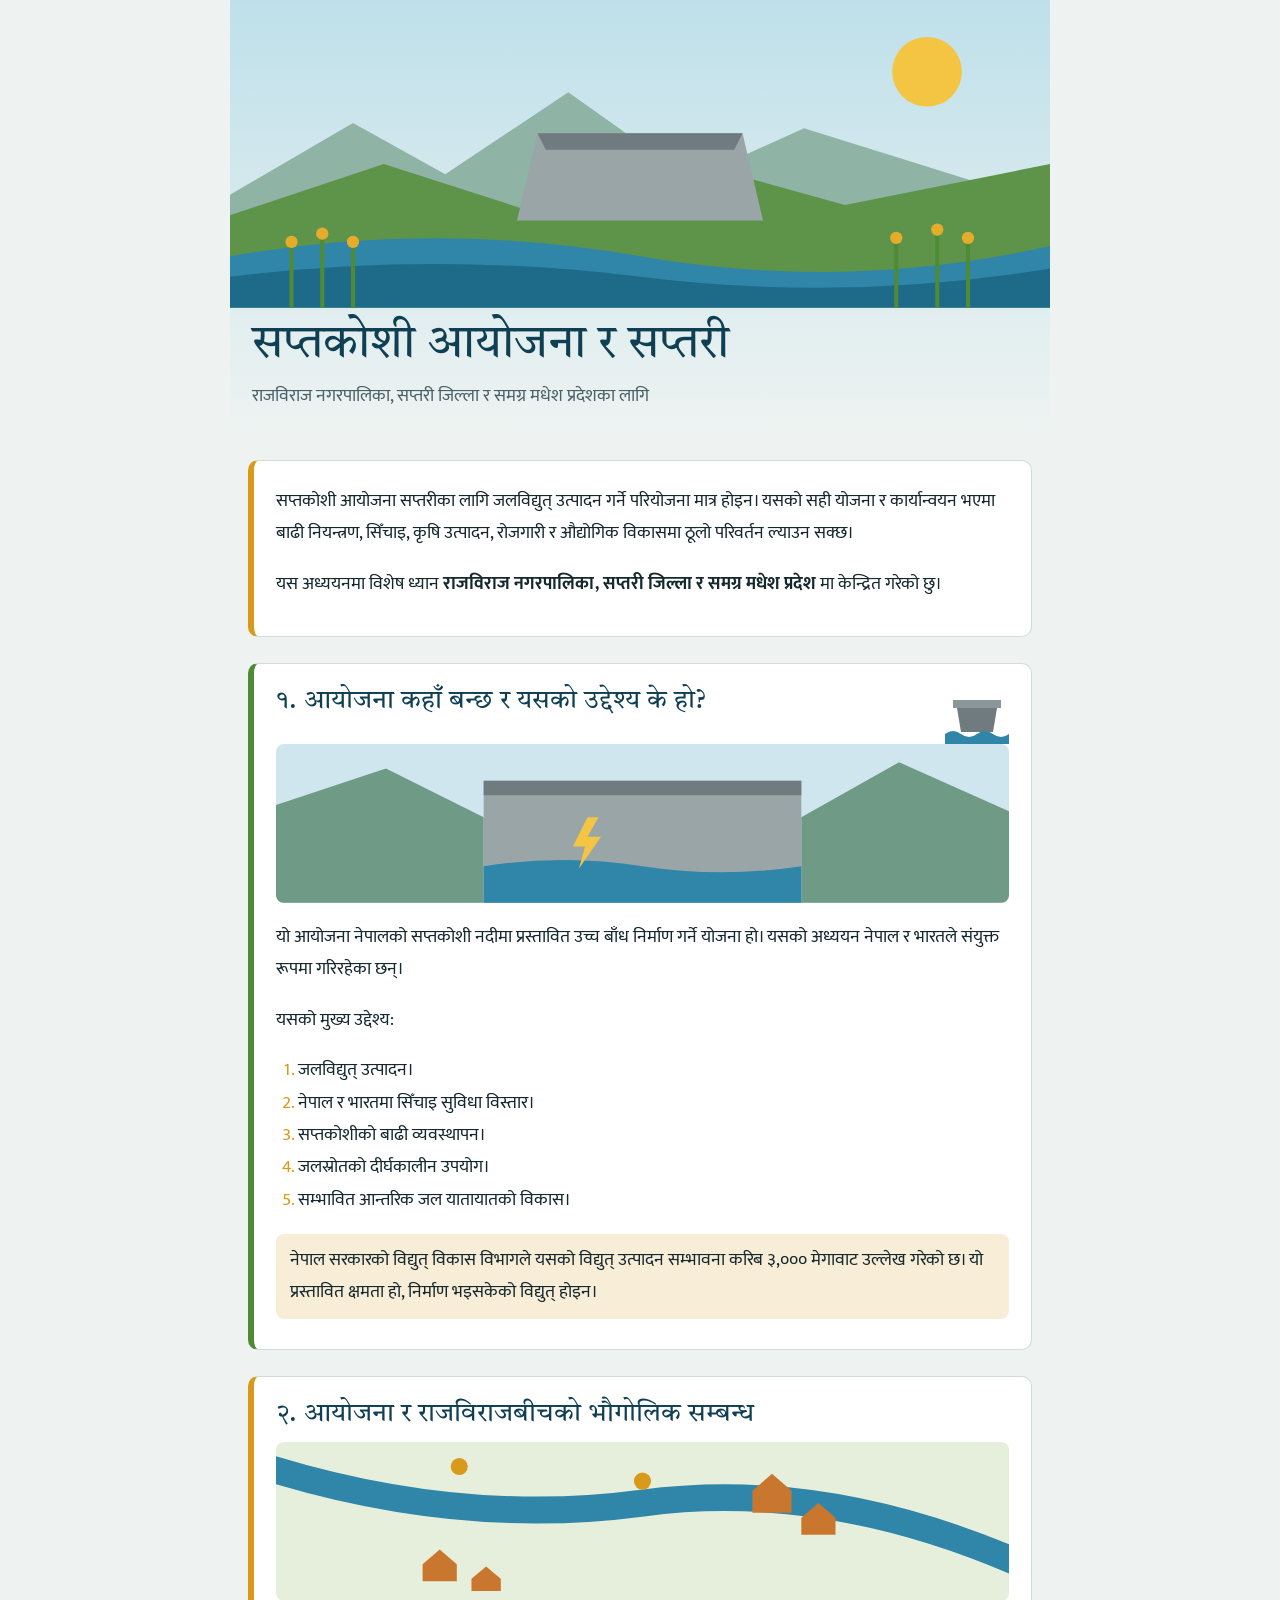
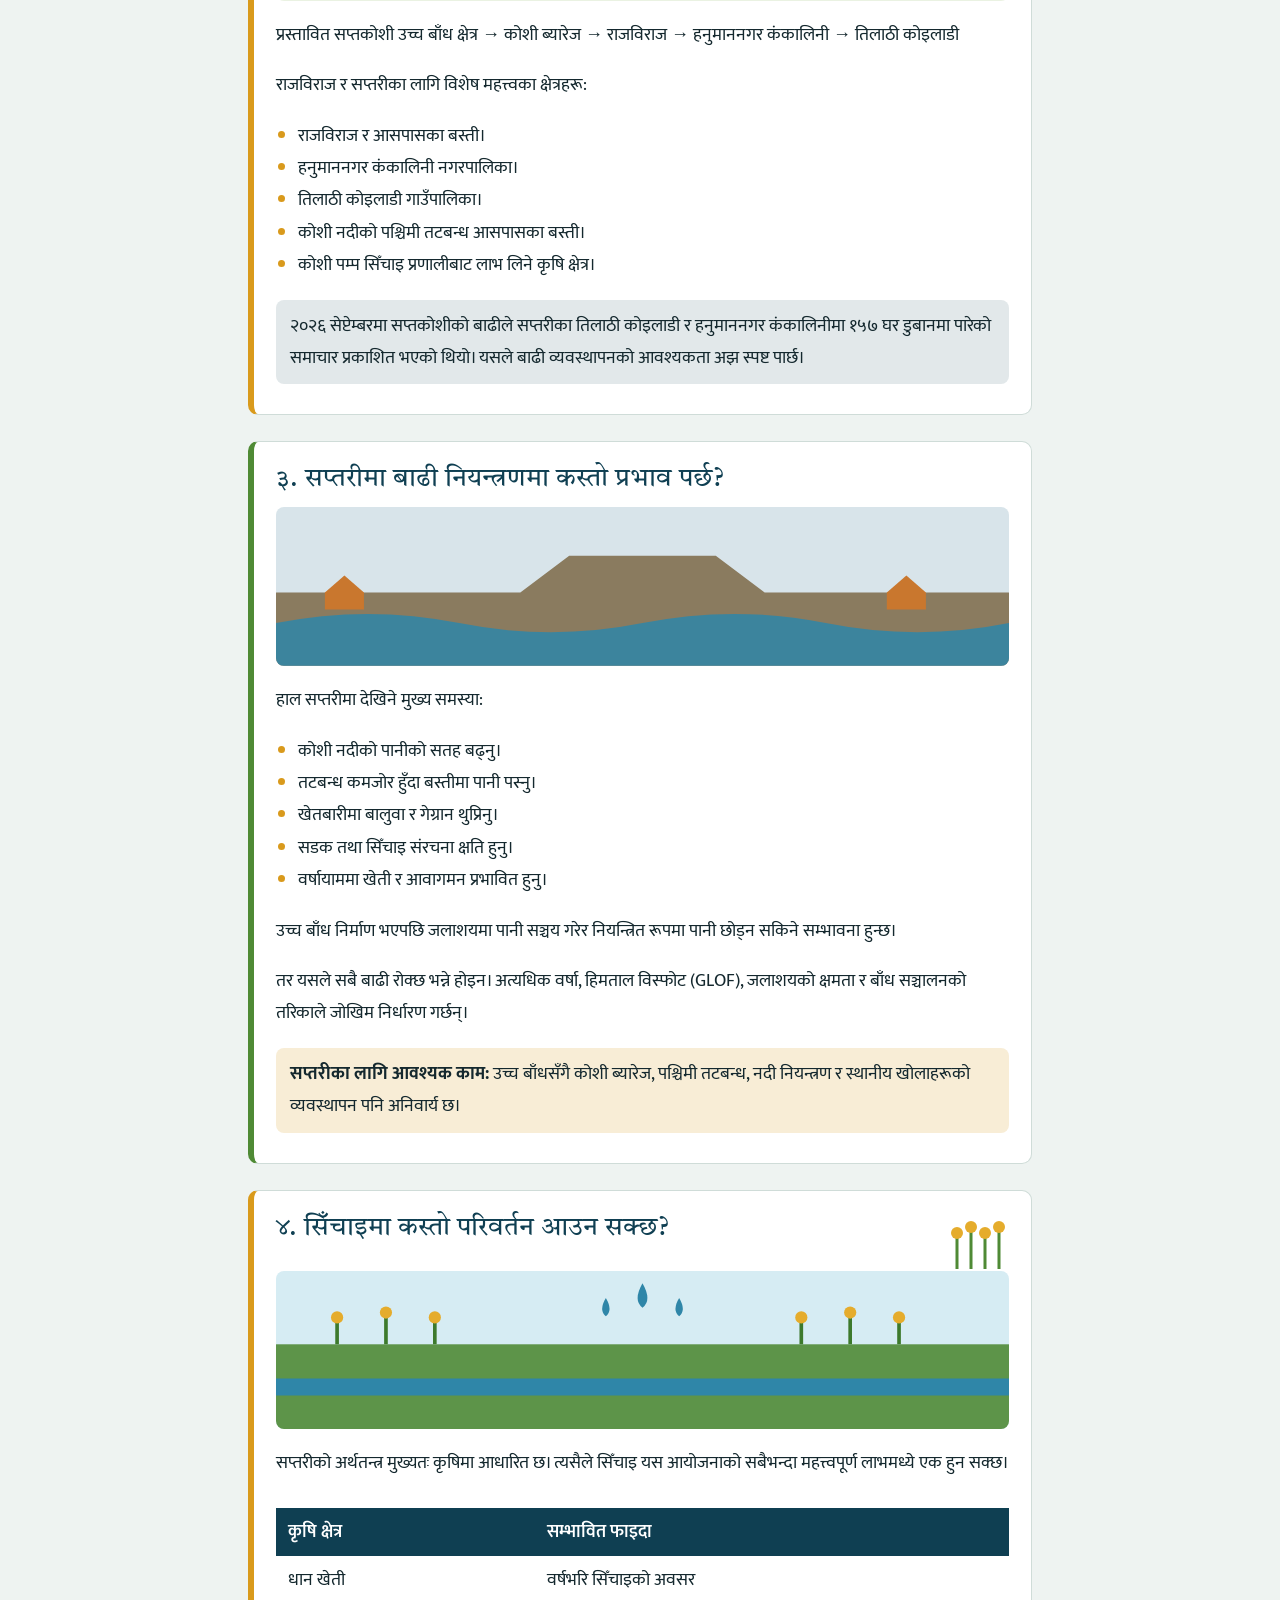
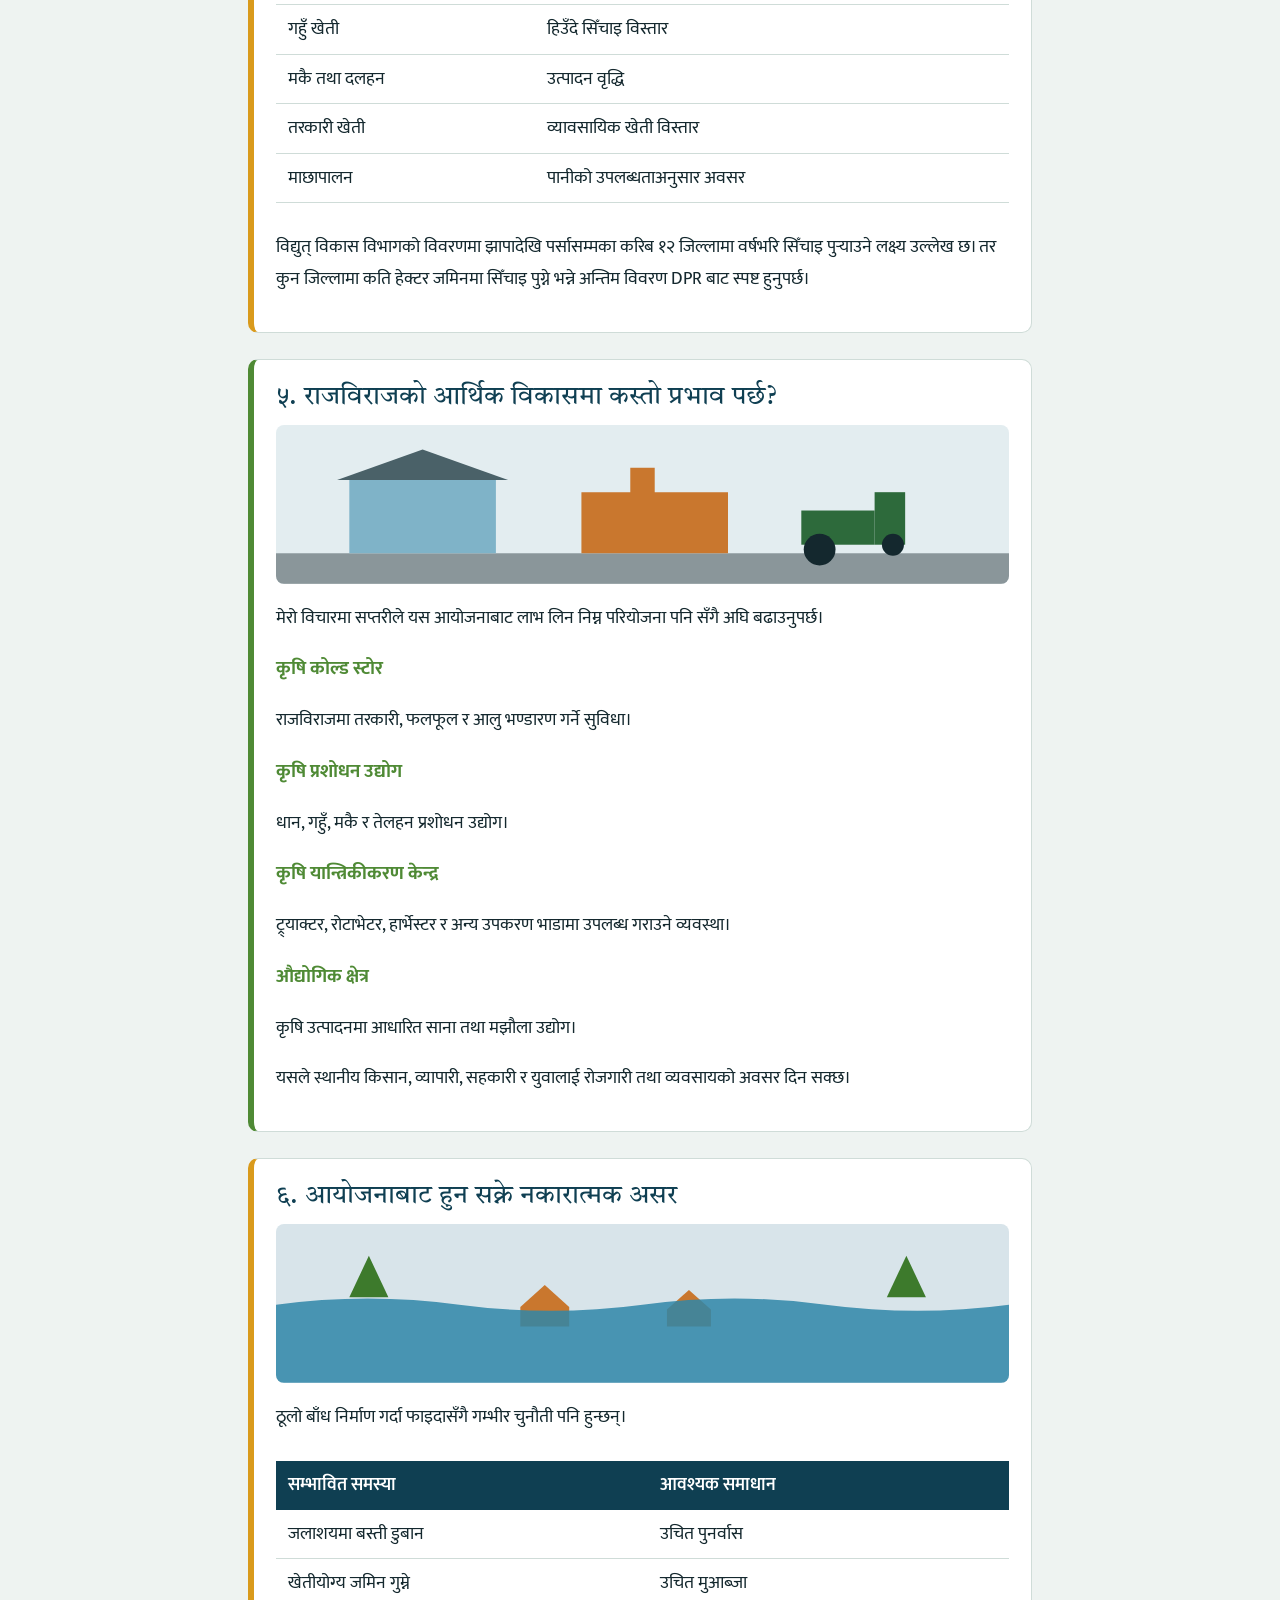
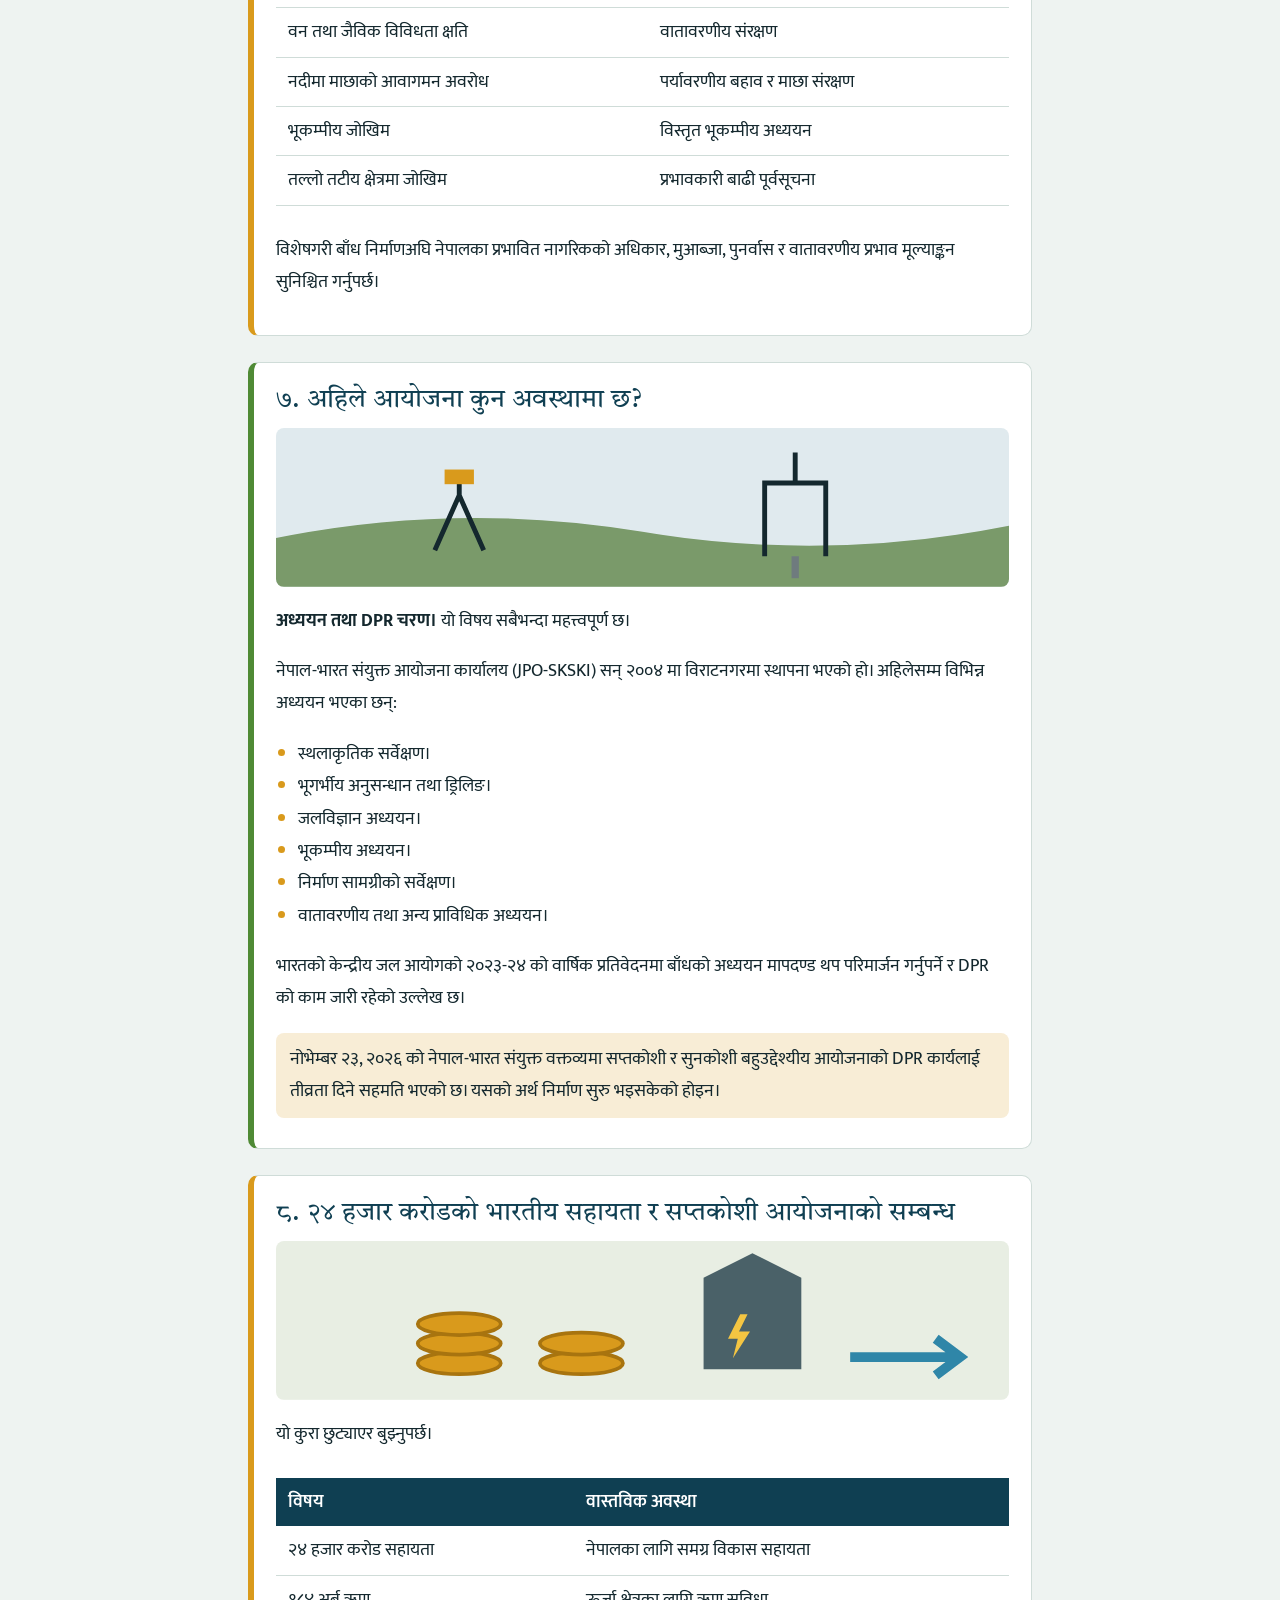
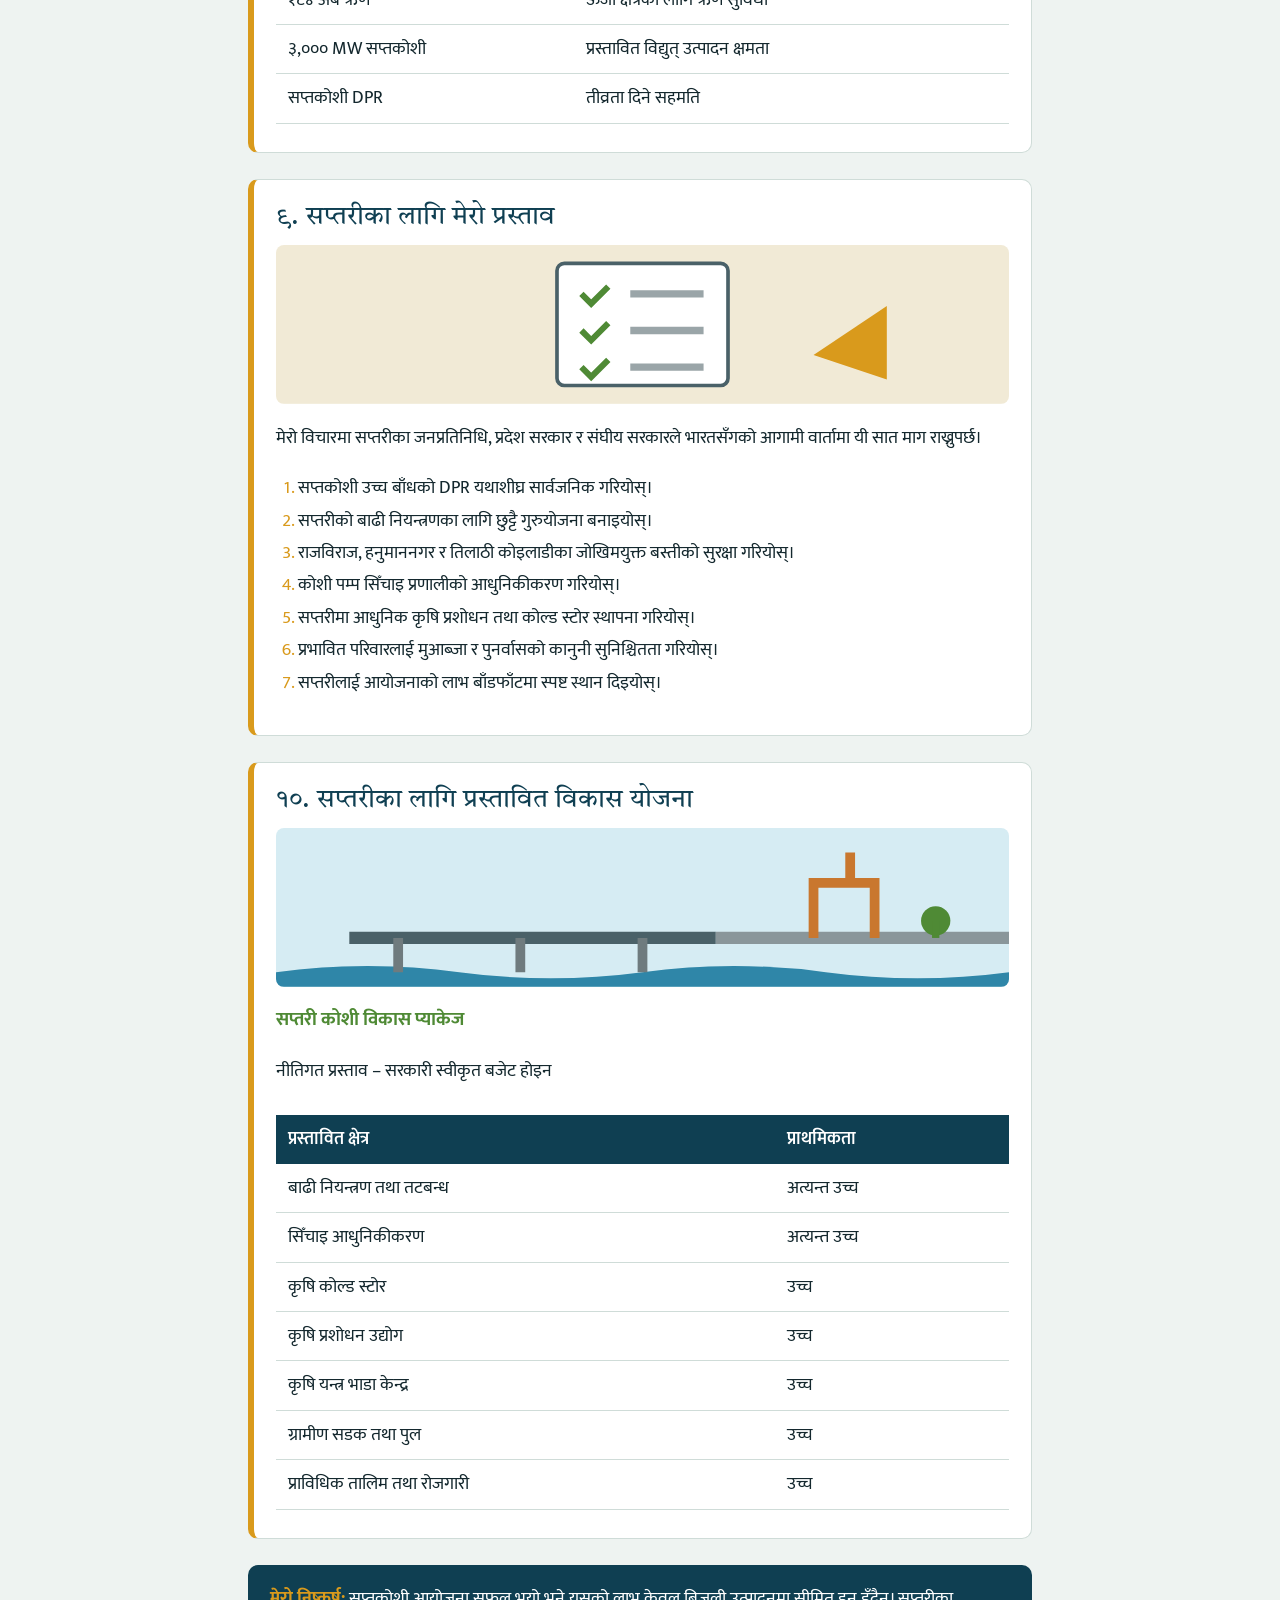
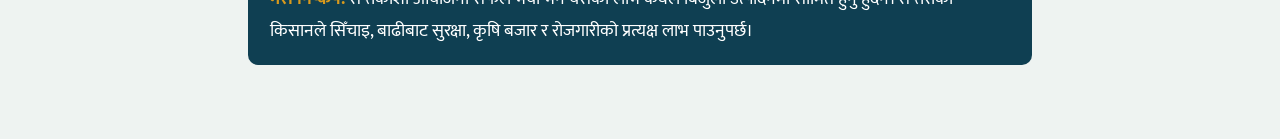
<file: सप्तकोशी आयोजना र सप्तरी.html>
<!DOCTYPE html>
<html lang="ne"><head><meta charset="utf-8">
<meta name="viewport" content="width=device-width, initial-scale=1, viewport-fit=cover">
<title>सप्तकोशी आयोजना र सप्तरी</title>
<link href="https://fonts.googleapis.com/css2?family=Mukta:wght@400;600&family=Tiro+Devanagari+Hindi&display=swap" rel="stylesheet">
<style>
:root{--bg:#eef3f1;--card:#fff;--ink:#14282e;--mute:#4a6168;--deep:#0f3f52;--leaf:#4f8a35;--sun:#d99a1c;--line:#cfdcd8;--on:#fff;box-sizing:border-box;padding-top:env(safe-area-inset-top,0px);padding-bottom:env(safe-area-inset-bottom,0px)}
@media(prefers-color-scheme:dark){:root:not([data-theme="light"]){--bg:#0d1b20;--card:#14282e;--ink:#e8f0ee;--mute:#a4b9b6;--deep:#7cc4dc;--leaf:#8cc66b;--sun:#f0bb4a;--line:#2a4249;--on:#0d1b20}}
:root[data-theme="dark"]{--bg:#0d1b20;--card:#14282e;--ink:#e8f0ee;--mute:#a4b9b6;--deep:#7cc4dc;--leaf:#8cc66b;--sun:#f0bb4a;--line:#2a4249;--on:#0d1b20}
*{box-sizing:border-box}html{scroll-padding-top:env(safe-area-inset-top,0px)}
body{margin:0;background:var(--bg);color:var(--ink);font:400 18px/1.8 Mukta,sans-serif}
main{max-width:820px;margin:0 auto;padding:0 18px 48px}
h1,h2{font-family:'Tiro Devanagari Hindi',serif;font-weight:400;color:var(--deep);line-height:1.35}
.hero{margin:0 -18px;background:linear-gradient(#bfe0ea,#eef3f1);overflow:hidden}
.hero svg{display:block;width:100%;height:auto}
.hero h1{font-size:clamp(30px,6vw,46px);margin:0;padding:6px 22px 4px}
.hero p{margin:0;padding:0 22px 22px;color:var(--mute)}
.sec{background:var(--card);border:1px solid var(--line);border-left:6px solid var(--leaf);border-radius:10px;padding:6px 22px 18px;margin:26px 0}
.sec:nth-of-type(even){border-left-color:var(--sun)}
.sec h2{font-size:26px;margin:14px 0 6px}
.sec h3{font-size:19px;margin:16px 0 0;color:var(--leaf)}
.fig{display:block;width:100%;height:auto;border-radius:8px;margin:10px 0}
ul,ol{padding-left:22px}li::marker{color:var(--sun)}
.ico{float:right;width:64px;height:64px;margin:10px 0 0 10px}
.wrap{overflow-x:auto}table{width:100%;border-collapse:collapse;margin:10px 0}
th{background:var(--deep);color:var(--on);text-align:left;padding:8px 12px;font-weight:600}
td{padding:8px 12px;border-bottom:1px solid var(--line)}
.note{background:color-mix(in srgb,var(--sun) 18%,var(--card));border-radius:8px;padding:10px 14px;margin:12px 0}
.warn{background:color-mix(in srgb,var(--deep) 12%,var(--card))}
.end{background:var(--deep);color:var(--on);border-radius:10px;padding:18px 22px;margin:26px 0}
.end b{color:var(--sun)}
</style></head><body><main>
<header class="hero">
<svg viewBox="0 0 800 300" role="img" aria-label="कोशी नदी, बाँध र खेतको चित्र">
<circle cx="680" cy="70" r="34" fill="#f4c542"/>
<path d="M0 190 L120 120 L210 170 L330 90 L450 175 L560 125 L800 200 V300 H0Z" fill="#8fb3a5"/>
<path d="M0 210 L150 160 L290 205 L420 150 L600 200 L800 160 V300 H0Z" fill="#5d9449"/>
<path d="M0 250 Q200 215 400 250 T800 240 V300 H0Z" fill="#2f86a8"/>
<path d="M0 270 Q200 245 400 270 T800 262 V300 H0Z" fill="#1d6a89"/>
<path d="M300 130 L500 130 L520 215 L280 215Z" fill="#9aa5a8"/><path d="M300 130 L500 130 L492 146 L308 146Z" fill="#6f7b7e"/>
<g stroke="#4f8a35" stroke-width="4"><path d="M60 300V240M90 300V232M120 300V240M650 300V236M690 300V228M720 300V236"/></g>
<g fill="#e5ac2c"><circle cx="60" cy="236" r="6"/><circle cx="90" cy="228" r="6"/><circle cx="120" cy="236" r="6"/><circle cx="650" cy="232" r="6"/><circle cx="690" cy="224" r="6"/><circle cx="720" cy="232" r="6"/></g>
</svg>
<h1>सप्तकोशी आयोजना र सप्तरी</h1>
<p>राजविराज नगरपालिका, सप्तरी जिल्ला र समग्र मधेश प्रदेशका लागि</p>
</header>

<div class="sec" style="border-left-color:var(--sun)"><p>सप्तकोशी आयोजना सप्तरीका लागि जलविद्युत् उत्पादन गर्ने परियोजना मात्र होइन। यसको सही योजना र कार्यान्वयन भएमा बाढी नियन्त्रण, सिँचाइ, कृषि उत्पादन, रोजगारी र औद्योगिक विकासमा ठूलो परिवर्तन ल्याउन सक्छ।</p>
<p>यस अध्ययनमा विशेष ध्यान <b>राजविराज नगरपालिका, सप्तरी जिल्ला र समग्र मधेश प्रदेश</b> मा केन्द्रित गरेको छु।</p></div>

<section class="sec"><svg class="ico" viewBox="0 0 64 64" aria-hidden="true"><path d="M8 20h48v8H8z" fill="#8a969a"/><path d="M12 28h40l-4 24H16z" fill="#6f7b7e"/><path d="M0 54q8-6 16 0t16 0 16 0 16 0v10H0z" fill="#2f86a8"/></svg>
<h2>१. आयोजना कहाँ बन्छ र यसको उद्देश्य के हो?</h2>
<svg class="fig" viewBox="0 0 600 130" role="img" aria-label="पहाडबीच उच्च बाँध"><rect width="600" height="130" fill="#cfe6ee"/><path d="M0 130V50L90 20 170 60V130Z M430 130V60L510 15 600 55V130Z" fill="#6f9a86"/><path d="M170 30H430V130H170Z" fill="#9aa5a8"/><path d="M170 30H430V42H170Z" fill="#6f7b7e"/><path d="M170 100Q235 90 300 100T430 100V130H170Z" fill="#2f86a8"/><path d="M255 60l-12 24h10l-5 18 18-26h-11l9-16z" fill="#f4c542"/></svg>
<p>यो आयोजना नेपालको सप्तकोशी नदीमा प्रस्तावित उच्च बाँध निर्माण गर्ने योजना हो। यसको अध्ययन नेपाल र भारतले संयुक्त रूपमा गरिरहेका छन्।</p>
<p>यसको मुख्य उद्देश्य:</p>
<ol><li>जलविद्युत् उत्पादन।</li><li>नेपाल र भारतमा सिँचाइ सुविधा विस्तार।</li><li>सप्तकोशीको बाढी व्यवस्थापन।</li><li>जलस्रोतको दीर्घकालीन उपयोग।</li><li>सम्भावित आन्तरिक जल यातायातको विकास।</li></ol>
<div class="note">नेपाल सरकारको विद्युत् विकास विभागले यसको विद्युत् उत्पादन सम्भावना करिब ३,००० मेगावाट उल्लेख गरेको छ। यो प्रस्तावित क्षमता हो, निर्माण भइसकेको विद्युत् होइन।</div></section>

<section class="sec"><h2>२. आयोजना र राजविराजबीचको भौगोलिक सम्बन्ध</h2>
<svg class="fig" viewBox="0 0 600 130" role="img" aria-label="कोशी नदी र बस्ती"><rect width="600" height="130" fill="#e6efdc"/><path d="M-10 20Q150 70 300 50T610 100" stroke="#2f86a8" stroke-width="22" fill="none"/><g fill="#c9772e"><path d="M390 40l16-14 16 14v18h-32z"/><path d="M430 62l14-12 14 12v14h-28z"/><path d="M120 100l14-12 14 12v14h-28z"/><path d="M160 112l12-10 12 10v10h-24z"/></g><g fill="#d99a1c"><circle cx="150" cy="20" r="7"/><circle cx="300" cy="32" r="7"/></g></svg>
<p>प्रस्तावित सप्तकोशी उच्च बाँध क्षेत्र → कोशी ब्यारेज → राजविराज → हनुमाननगर कंकालिनी → तिलाठी कोइलाडी</p>
<p>राजविराज र सप्तरीका लागि विशेष महत्त्वका क्षेत्रहरू:</p>
<ul><li>राजविराज र आसपासका बस्ती।</li><li>हनुमाननगर कंकालिनी नगरपालिका।</li><li>तिलाठी कोइलाडी गाउँपालिका।</li><li>कोशी नदीको पश्चिमी तटबन्ध आसपासका बस्ती।</li><li>कोशी पम्प सिँचाइ प्रणालीबाट लाभ लिने कृषि क्षेत्र।</li></ul>
<div class="note warn">२०२६ सेप्टेम्बरमा सप्तकोशीको बाढीले सप्तरीका तिलाठी कोइलाडी र हनुमाननगर कंकालिनीमा १५७ घर डुबानमा पारेको समाचार प्रकाशित भएको थियो। यसले बाढी व्यवस्थापनको आवश्यकता अझ स्पष्ट पार्छ।</div></section>

<section class="sec"><h2>३. सप्तरीमा बाढी नियन्त्रणमा कस्तो प्रभाव पर्छ?</h2>
<svg class="fig" viewBox="0 0 600 130" role="img" aria-label="तटबन्ध र बाढी"><rect width="600" height="130" fill="#d8e4ea"/><path d="M0 70L200 70 240 40H360L400 70H600V130H0Z" fill="#8a7b5f"/><path d="M0 95Q75 80 150 95T300 95 450 95 600 95V130H0Z" fill="#2f86a8" opacity=".85"/><g fill="#c9772e"><path d="M40 70l16-14 16 14v14H40z"/><path d="M500 70l16-14 16 14v14h-32z"/></g></svg>
<p>हाल सप्तरीमा देखिने मुख्य समस्या:</p>
<ul><li>कोशी नदीको पानीको सतह बढ्नु।</li><li>तटबन्ध कमजोर हुँदा बस्तीमा पानी पस्नु।</li><li>खेतबारीमा बालुवा र गेग्रान थुप्रिनु।</li><li>सडक तथा सिँचाइ संरचना क्षति हुनु।</li><li>वर्षायाममा खेती र आवागमन प्रभावित हुनु।</li></ul>
<p>उच्च बाँध निर्माण भएपछि जलाशयमा पानी सञ्चय गरेर नियन्त्रित रूपमा पानी छोड्न सकिने सम्भावना हुन्छ।</p>
<p>तर यसले सबै बाढी रोक्छ भन्ने होइन। अत्यधिक वर्षा, हिमताल विस्फोट (GLOF), जलाशयको क्षमता र बाँध सञ्चालनको तरिकाले जोखिम निर्धारण गर्छन्।</p>
<div class="note"><b>सप्तरीका लागि आवश्यक काम:</b> उच्च बाँधसँगै कोशी ब्यारेज, पश्चिमी तटबन्ध, नदी नियन्त्रण र स्थानीय खोलाहरूको व्यवस्थापन पनि अनिवार्य छ।</div></section>

<section class="sec"><svg class="ico" viewBox="0 0 64 64" aria-hidden="true"><g stroke="#4f8a35" stroke-width="3"><path d="M12 62V30M26 62V24M40 62V30M54 62V24"/></g><g fill="#e5ac2c"><circle cx="12" cy="26" r="6"/><circle cx="26" cy="20" r="6"/><circle cx="40" cy="26" r="6"/><circle cx="54" cy="20" r="6"/></g></svg>
<h2>४. सिँचाइमा कस्तो परिवर्तन आउन सक्छ?</h2>
<svg class="fig" viewBox="0 0 600 130" role="img" aria-label="नहरबाट खेतमा सिँचाइ"><rect width="600" height="130" fill="#d6ecf3"/><rect y="60" width="600" height="70" fill="#5d9449"/><path d="M0 95H600" stroke="#2f86a8" stroke-width="14"/><g stroke="#3d7a2c" stroke-width="3"><path d="M50 60v-18M90 60v-22M130 60v-18M430 60v-18M470 60v-22M510 60v-18"/></g><g fill="#e5ac2c"><circle cx="50" cy="38" r="5"/><circle cx="90" cy="34" r="5"/><circle cx="130" cy="38" r="5"/><circle cx="430" cy="38" r="5"/><circle cx="470" cy="34" r="5"/><circle cx="510" cy="38" r="5"/></g><g fill="#2f86a8"><path d="M300 10q8 14 0 20q-8-6 0-20z"/><path d="M270 22q6 10 0 15q-6-5 0-15z"/><path d="M330 22q6 10 0 15q-6-5 0-15z"/></g></svg>
<p>सप्तरीको अर्थतन्त्र मुख्यतः कृषिमा आधारित छ। त्यसैले सिँचाइ यस आयोजनाको सबैभन्दा महत्त्वपूर्ण लाभमध्ये एक हुन सक्छ।</p>
<div class="wrap"><table><tr><th>कृषि क्षेत्र</th><th>सम्भावित फाइदा</th></tr>
<tr><td>धान खेती</td><td>वर्षभरि सिँचाइको अवसर</td></tr><tr><td>गहुँ खेती</td><td>हिउँदे सिँचाइ विस्तार</td></tr><tr><td>मकै तथा दलहन</td><td>उत्पादन वृद्धि</td></tr><tr><td>तरकारी खेती</td><td>व्यावसायिक खेती विस्तार</td></tr><tr><td>माछापालन</td><td>पानीको उपलब्धताअनुसार अवसर</td></tr></table></div>
<p>विद्युत् विकास विभागको विवरणमा झापादेखि पर्सासम्मका करिब १२ जिल्लामा वर्षभरि सिँचाइ पुर्‍याउने लक्ष्य उल्लेख छ। तर कुन जिल्लामा कति हेक्टर जमिनमा सिँचाइ पुग्ने भन्ने अन्तिम विवरण DPR बाट स्पष्ट हुनुपर्छ।</p></section>

<section class="sec"><h2>५. राजविराजको आर्थिक विकासमा कस्तो प्रभाव पर्छ?</h2>
<svg class="fig" viewBox="0 0 600 130" role="img" aria-label="कोल्ड स्टोर, उद्योग र ट्र्याक्टर"><rect width="600" height="130" fill="#e3edf0"/><rect y="105" width="600" height="25" fill="#8a969a"/><path d="M60 105V45h120v60z" fill="#7fb3c8"/><path d="M50 45L120 20 190 45z" fill="#4a6168"/><path d="M250 105V55h40V35h20v20h60v50z" fill="#c9772e"/><g fill="#2d6a3b"><rect x="430" y="70" width="60" height="28"/><rect x="490" y="55" width="25" height="43"/></g><g fill="#14282e"><circle cx="445" cy="102" r="13"/><circle cx="505" cy="98" r="9"/></g></svg>
<p>मेरो विचारमा सप्तरीले यस आयोजनाबाट लाभ लिन निम्न परियोजना पनि सँगै अघि बढाउनुपर्छ।</p>
<h3>कृषि कोल्ड स्टोर</h3><p>राजविराजमा तरकारी, फलफूल र आलु भण्डारण गर्ने सुविधा।</p>
<h3>कृषि प्रशोधन उद्योग</h3><p>धान, गहुँ, मकै र तेलहन प्रशोधन उद्योग।</p>
<h3>कृषि यान्त्रिकीकरण केन्द्र</h3><p>ट्र्याक्टर, रोटाभेटर, हार्भेस्टर र अन्य उपकरण भाडामा उपलब्ध गराउने व्यवस्था।</p>
<h3>औद्योगिक क्षेत्र</h3><p>कृषि उत्पादनमा आधारित साना तथा मझौला उद्योग।</p>
<p>यसले स्थानीय किसान, व्यापारी, सहकारी र युवालाई रोजगारी तथा व्यवसायको अवसर दिन सक्छ।</p></section>

<section class="sec"><h2>६. आयोजनाबाट हुन सक्ने नकारात्मक असर</h2>
<svg class="fig" viewBox="0 0 600 130" role="img" aria-label="जलाशयमा डुबेको बस्ती"><rect width="600" height="130" fill="#d8e4ea"/><g fill="#3d7a2c"><path d="M60 60l16 -34 16 34z"/><path d="M500 60l16 -34 16 34z"/></g><g fill="#c9772e"><path d="M200 68l20-18 20 18v16h-40z"/><path d="M320 70l18-16 18 16v14h-36z"/></g><path d="M0 66Q75 56 150 66T300 66 450 66 600 66V130H0Z" fill="#2f86a8" opacity=".85"/></svg>
<p>ठूलो बाँध निर्माण गर्दा फाइदासँगै गम्भीर चुनौती पनि हुन्छन्।</p>
<div class="wrap"><table><tr><th>सम्भावित समस्या</th><th>आवश्यक समाधान</th></tr>
<tr><td>जलाशयमा बस्ती डुबान</td><td>उचित पुनर्वास</td></tr><tr><td>खेतीयोग्य जमिन गुम्ने</td><td>उचित मुआब्जा</td></tr><tr><td>वन तथा जैविक विविधता क्षति</td><td>वातावरणीय संरक्षण</td></tr><tr><td>नदीमा माछाको आवागमन अवरोध</td><td>पर्यावरणीय बहाव र माछा संरक्षण</td></tr><tr><td>भूकम्पीय जोखिम</td><td>विस्तृत भूकम्पीय अध्ययन</td></tr><tr><td>तल्लो तटीय क्षेत्रमा जोखिम</td><td>प्रभावकारी बाढी पूर्वसूचना</td></tr></table></div>
<p>विशेषगरी बाँध निर्माणअघि नेपालका प्रभावित नागरिकको अधिकार, मुआब्जा, पुनर्वास र वातावरणीय प्रभाव मूल्याङ्कन सुनिश्चित गर्नुपर्छ।</p></section>

<section class="sec"><h2>७. अहिले आयोजना कुन अवस्थामा छ?</h2>
<svg class="fig" viewBox="0 0 600 130" role="img" aria-label="सर्वेक्षण र ड्रिलिङ"><rect width="600" height="130" fill="#e0eaee"/><path d="M0 130V90Q150 60 300 85T600 80V130Z" fill="#7a9a6a"/><g stroke="#14282e" stroke-width="4" fill="none"><path d="M130 100l20-45 20 45M150 55v-14"/><path d="M400 105V45h50v60M425 45V20"/></g><rect x="138" y="34" width="24" height="12" fill="#d99a1c"/><path d="M425 105v18" stroke="#6f7b7e" stroke-width="6"/></svg>
<p><b>अध्ययन तथा DPR चरण।</b> यो विषय सबैभन्दा महत्त्वपूर्ण छ।</p>
<p>नेपाल-भारत संयुक्त आयोजना कार्यालय (JPO-SKSKI) सन् २००४ मा विराटनगरमा स्थापना भएको हो। अहिलेसम्म विभिन्न अध्ययन भएका छन्:</p>
<ul><li>स्थलाकृतिक सर्वेक्षण।</li><li>भूगर्भीय अनुसन्धान तथा ड्रिलिङ।</li><li>जलविज्ञान अध्ययन।</li><li>भूकम्पीय अध्ययन।</li><li>निर्माण सामग्रीको सर्वेक्षण।</li><li>वातावरणीय तथा अन्य प्राविधिक अध्ययन।</li></ul>
<p>भारतको केन्द्रीय जल आयोगको २०२३-२४ को वार्षिक प्रतिवेदनमा बाँधको अध्ययन मापदण्ड थप परिमार्जन गर्नुपर्ने र DPR को काम जारी रहेको उल्लेख छ।</p>
<div class="note">नोभेम्बर २३, २०२६ को नेपाल-भारत संयुक्त वक्तव्यमा सप्तकोशी र सुनकोशी बहुउद्देश्यीय आयोजनाको DPR कार्यलाई तीव्रता दिने सहमति भएको छ। यसको अर्थ निर्माण सुरु भइसकेको होइन।</div></section>

<section class="sec"><h2>८. २४ हजार करोडको भारतीय सहायता र सप्तकोशी आयोजनाको सम्बन्ध</h2>
<svg class="fig" viewBox="0 0 600 130" role="img" aria-label="सहायता र ऋणको चित्र"><rect width="600" height="130" fill="#e8eee3"/><g fill="#d99a1c" stroke="#a8740f" stroke-width="3"><ellipse cx="150" cy="100" rx="34" ry="9"/><ellipse cx="150" cy="84" rx="34" ry="9"/><ellipse cx="150" cy="68" rx="34" ry="9"/><ellipse cx="250" cy="100" rx="34" ry="9"/><ellipse cx="250" cy="84" rx="34" ry="9"/></g><path d="M350 105V30l40-20 40 20v75z" fill="#4a6168"/><path d="M380 60l-10 20h8l-4 16 14-22h-9l7-14z" fill="#f4c542"/><path d="M470 95h90M540 80l20 15-20 15" stroke="#2f86a8" stroke-width="8" fill="none"/></svg>
<p>यो कुरा छुट्याएर बुझ्नुपर्छ।</p>
<div class="wrap"><table><tr><th>विषय</th><th>वास्तविक अवस्था</th></tr>
<tr><td>२४ हजार करोड सहायता</td><td>नेपालका लागि समग्र विकास सहायता</td></tr><tr><td>१८४ अर्ब ऋण</td><td>ऊर्जा क्षेत्रका लागि ऋण सुविधा</td></tr><tr><td>३,००० MW सप्तकोशी</td><td>प्रस्तावित विद्युत् उत्पादन क्षमता</td></tr><tr><td>सप्तकोशी DPR</td><td>तीव्रता दिने सहमति</td></tr></table></div></section>

<section class="sec" style="border-left-color:var(--sun)"><h2>९. सप्तरीका लागि मेरो प्रस्ताव</h2>
<svg class="fig" viewBox="0 0 600 130" role="img" aria-label="सात माग र कागजात"><rect width="600" height="130" fill="#f1ead6"/><rect x="230" y="15" width="140" height="100" rx="6" fill="#fff" stroke="#4a6168" stroke-width="3"/><g stroke="#4f8a35" stroke-width="5" fill="none"><path d="M250 40l8 8 14-14M250 70l8 8 14-14M250 100l8 8 14-14"/></g><g stroke="#9aa5a8" stroke-width="6"><path d="M290 40h60M290 70h60M290 100h60"/></g><path d="M440 90l60-40v60z" fill="#d99a1c"/></svg>
<p>मेरो विचारमा सप्तरीका जनप्रतिनिधि, प्रदेश सरकार र संघीय सरकारले भारतसँगको आगामी वार्तामा यी सात माग राख्नुपर्छ।</p>
<ol><li>सप्तकोशी उच्च बाँधको DPR यथाशीघ्र सार्वजनिक गरियोस्।</li><li>सप्तरीको बाढी नियन्त्रणका लागि छुट्टै गुरुयोजना बनाइयोस्।</li><li>राजविराज, हनुमाननगर र तिलाठी कोइलाडीका जोखिमयुक्त बस्तीको सुरक्षा गरियोस्।</li><li>कोशी पम्प सिँचाइ प्रणालीको आधुनिकीकरण गरियोस्।</li><li>सप्तरीमा आधुनिक कृषि प्रशोधन तथा कोल्ड स्टोर स्थापना गरियोस्।</li><li>प्रभावित परिवारलाई मुआब्जा र पुनर्वासको कानुनी सुनिश्चितता गरियोस्।</li><li>सप्तरीलाई आयोजनाको लाभ बाँडफाँटमा स्पष्ट स्थान दिइयोस्।</li></ol></section>

<section class="sec"><h2>१०. सप्तरीका लागि प्रस्तावित विकास योजना</h2>
<svg class="fig" viewBox="0 0 600 130" role="img" aria-label="पुल, सडक र उद्योग"><rect width="600" height="130" fill="#d6ecf3"/><path d="M0 118Q75 108 150 118T300 118 450 118 600 118V130H0Z" fill="#2f86a8"/><path d="M60 90H360" stroke="#4a6168" stroke-width="10"/><path d="M100 90V118M200 90V118M300 90V118" stroke="#6f7b7e" stroke-width="8"/><path d="M360 90H600" stroke="#8a969a" stroke-width="10"/><path d="M440 90V45h50v45M470 45V20" stroke="#c9772e" stroke-width="8" fill="none"/><g fill="#4f8a35"><circle cx="540" cy="76" r="12"/><rect x="537" y="76" width="6" height="14"/></g></svg>
<h3>सप्तरी कोशी विकास प्याकेज</h3>
<p>नीतिगत प्रस्ताव – सरकारी स्वीकृत बजेट होइन</p>
<div class="wrap"><table><tr><th>प्रस्तावित क्षेत्र</th><th>प्राथमिकता</th></tr>
<tr><td>बाढी नियन्त्रण तथा तटबन्ध</td><td>अत्यन्त उच्च</td></tr><tr><td>सिँचाइ आधुनिकीकरण</td><td>अत्यन्त उच्च</td></tr><tr><td>कृषि कोल्ड स्टोर</td><td>उच्च</td></tr><tr><td>कृषि प्रशोधन उद्योग</td><td>उच्च</td></tr><tr><td>कृषि यन्त्र भाडा केन्द्र</td><td>उच्च</td></tr><tr><td>ग्रामीण सडक तथा पुल</td><td>उच्च</td></tr><tr><td>प्राविधिक तालिम तथा रोजगारी</td><td>उच्च</td></tr></table></div></section>

<div class="end"><b>मेरो निष्कर्ष:</b> सप्तकोशी आयोजना सफल भयो भने यसको लाभ केवल बिजुली उत्पादनमा सीमित हुनु हुँदैन। सप्तरीका किसानले सिँचाइ, बाढीबाट सुरक्षा, कृषि बजार र रोजगारीको प्रत्यक्ष लाभ पाउनुपर्छ।</div>
</main></body></html>
</file>
<file: style.css>
*{box-sizing:border-box;margin:0;padding:0}html{scroll-behavior:smooth}body{font-family:Arial,Helvetica,sans-serif;color:#17324d;line-height:1.6;background:#fff}.container{width:min(1120px,92%);margin:auto}.top-header{background:#fff;padding:12px 0}.header-inner{display:flex;align-items:center;justify-content:space-between;gap:20px}.brand{display:flex;align-items:center;gap:13px;text-decoration:none;color:#123e66}.logo-circle{width:68px;height:68px;border:6px solid #123e66;border-radius:50%;display:grid;place-items:center;font-size:23px;font-weight:800;position:relative}.logo-circle:after{content:"";width:12px;height:12px;background:#ff8a24;position:absolute;right:-5px;bottom:7px;transform:rotate(45deg)}.brand-name{font-size:27px;font-weight:800;letter-spacing:1px}.brand-sub{font-size:18px;color:#ff7f20;font-weight:800;letter-spacing:4px}.tagline{font-size:12px;font-style:italic;color:#35566f}.contact-mini{display:flex;gap:18px;font-size:13px;flex-wrap:wrap;justify-content:flex-end}.navbar{background:#073d65;position:sticky;top:0;z-index:20}.nav-inner{display:flex;align-items:center;justify-content:center;gap:30px;min-height:66px}.nav-inner a{color:#fff;text-decoration:none;font-weight:700;font-size:14px}.quote-btn,.btn.primary{background:#ff8a24!important;color:#fff!important;border-radius:7px;padding:11px 21px}.hero{background:linear-gradient(110deg,#083f68,#1b5f8b 55%,#d7e8ef);color:#fff;min-height:420px;display:flex;align-items:center}.hero-grid{display:grid;grid-template-columns:1.2fr .8fr;align-items:center;gap:30px}.eyebrow,.section-kicker{color:#ff7f20;font-weight:800;letter-spacing:2px;font-size:14px}.hero h1{font-size:50px;line-height:1.02;margin:18px 0}.hero h1 span{color:#ff8a24}.hero-text{font-size:17px;max-width:620px;margin-bottom:25px}.hero-buttons{display:flex;gap:14px}.btn{display:inline-block;text-decoration:none;border:0;font-weight:800;cursor:pointer}.btn.outline{border:1px solid #fff;color:#fff;padding:10px 21px;border-radius:7px}.hero-points{display:flex;gap:18px;flex-wrap:wrap;margin-top:25px;font-size:13px}.hero-visual{height:300px;position:relative;display:flex;align-items:center;justify-content:center}.building{width:230px;height:245px;background:#f6f6f6;border:8px solid #111;position:relative;box-shadow:20px 20px 0 rgba(0,0,0,.08)}.windows{display:grid;grid-template-columns:repeat(3,1fr);gap:20px;padding:36px 20px}.windows i{height:30px;background:#31c7e8}.door{position:absolute;bottom:0;left:85px;width:50px;height:65px;background:#11a4d2;border-radius:12px 12px 0 0}.helmet{position:absolute;font-size:75px;right:15px;bottom:30px}.blueprint{position:absolute;bottom:10px;left:40px;color:#fff;font-size:45px;transform:rotate(-7deg)}.stats{background:#fff;box-shadow:0 3px 18px #00000012}.stats-grid{display:grid;grid-template-columns:repeat(4,1fr);text-align:center;padding:22px 0}.stats-grid strong{display:block;font-size:25px;color:#0a4b78}.stats-grid span{font-size:13px;color:#667}.section{padding:80px 0}.light{background:#f5f8fa}.two-col{display:grid;grid-template-columns:1.2fr .8fr;gap:60px;align-items:center}.section h2{font-size:37px;line-height:1.15;margin:8px 0 18px;color:#0c436c}.feature-list{display:grid;grid-template-columns:1fr 1fr;gap:10px;margin-top:22px;font-weight:700}.profile-card{background:#fff;border-radius:16px;padding:25px;text-align:center;box-shadow:0 12px 35px #153d5618}.photo-placeholder{height:220px;border:2px dashed #b5c8d5;display:grid;place-items:center;color:#7a93a4;font-weight:800;background:#f7fafc;margin-bottom:18px}.profile-card h3{color:#0c436c}.text-link{color:#e87516;text-decoration:none;font-weight:800}.section-heading{text-align:center;max-width:700px;margin:0 auto 38px}.section-heading h2{margin-bottom:10px}.cards{display:grid;grid-template-columns:repeat(4,1fr);gap:20px}.card{background:#fff;padding:27px 22px;border-radius:13px;border:1px solid #e2ebf0;box-shadow:0 8px 24px #143b5010;transition:.25s}.card:hover{transform:translateY(-6px);box-shadow:0 14px 30px #143b5020}.icon{font-size:35px;margin-bottom:10px}.card h3{color:#0d4b77;margin-bottom:7px}.card p{font-size:14px;color:#617180}.project-grid{display:grid;grid-template-columns:repeat(3,1fr);gap:22px}.project-card{background:#fff;border-radius:13px;overflow:hidden;box-shadow:0 8px 24px #143b5014;border:1px solid #e4edf2}.project-placeholder{height:190px;background:linear-gradient(135deg,#dceaf1,#f4f7f9);display:grid;place-items:center;color:#66859a;font-weight:800}.project-card>div:last-child{padding:20px}.project-card h3{color:#0d4b77}.project-card p{font-size:14px;color:#687a88}.gallery-grid{display:grid;grid-template-columns:repeat(3,1fr);gap:16px}.gallery-item{height:190px;background:linear-gradient(135deg,#e4eef3,#f8fafb);border:1px dashed #9cb3c2;border-radius:10px;display:grid;place-items:center;color:#6a8394;font-weight:800}.cta{background:#0a446e;color:#fff;padding:55px 0}.cta h2{color:#fff;margin:5px 0 10px}.cta-inner{display:flex;align-items:center;justify-content:space-between;gap:25px}.contact-grid{display:grid;grid-template-columns:1fr 1fr;gap:60px}.contact-box{background:#f5f8fa;border-left:4px solid #ff8a24;padding:18px;margin:25px 0}.contact-box a{color:#0a4d7b}.social-buttons{display:flex;gap:12px}.social-buttons a{padding:12px 18px;text-decoration:none;border-radius:7px;color:#fff;font-weight:800}.whatsapp{background:#159447}.call{background:#0d527f}.contact-form{display:grid;gap:13px}.contact-form input,.contact-form select,.contact-form textarea{width:100%;padding:13px;border:1px solid #cddae2;border-radius:7px;font:inherit}.contact-form textarea{resize:vertical}.floating-wa{position:fixed;right:22px;bottom:22px;width:58px;height:58px;background:#159447;color:#fff;border-radius:50%;display:grid;place-items:center;text-decoration:none;font-size:28px;box-shadow:0 7px 20px #0003;z-index:30}footer{background:#052f4e;color:#fff;padding:25px 0}.footer-inner{display:flex;justify-content:space-between;gap:20px;font-size:13px}footer strong{color:#ff8a24}@media(max-width:900px){.contact-mini{display:none}.cards{grid-template-columns:repeat(2,1fr)}.hero-grid,.two-col,.contact-grid{grid-template-columns:1fr}.hero{padding:60px 0}.hero-visual{display:none}.project-grid,.gallery-grid{grid-template-columns:1fr 1fr}.stats-grid{grid-template-columns:repeat(2,1fr);gap:20px}.nav-inner{gap:15px;flex-wrap:wrap;padding:12px 0}.nav-inner a{font-size:13px}}@media(max-width:600px){.brand-name{font-size:21px}.brand-sub{font-size:14px}.logo-circle{width:55px;height:55px}.navbar{position:relative}.nav-inner{justify-content:center;gap:13px}.quote-btn{padding:8px 13px}.hero h1{font-size:39px}.hero-text{font-size:15px}.section{padding:55px 0}.section h2{font-size:30px}.cards,.project-grid,.gallery-grid,.feature-list{grid-template-columns:1fr}.stats-grid{grid-template-columns:1fr 1fr}.cta-inner,.footer-inner{flex-direction:column;align-items:flex-start}}
.profile-photo {
  width: 100%;
  max-width: 280px;
  aspect-ratio: 1 / 1;
  object-fit: cover;
  border-radius: 50%;
  display: block;
  margin: 0 auto 16px;
}
</file>
